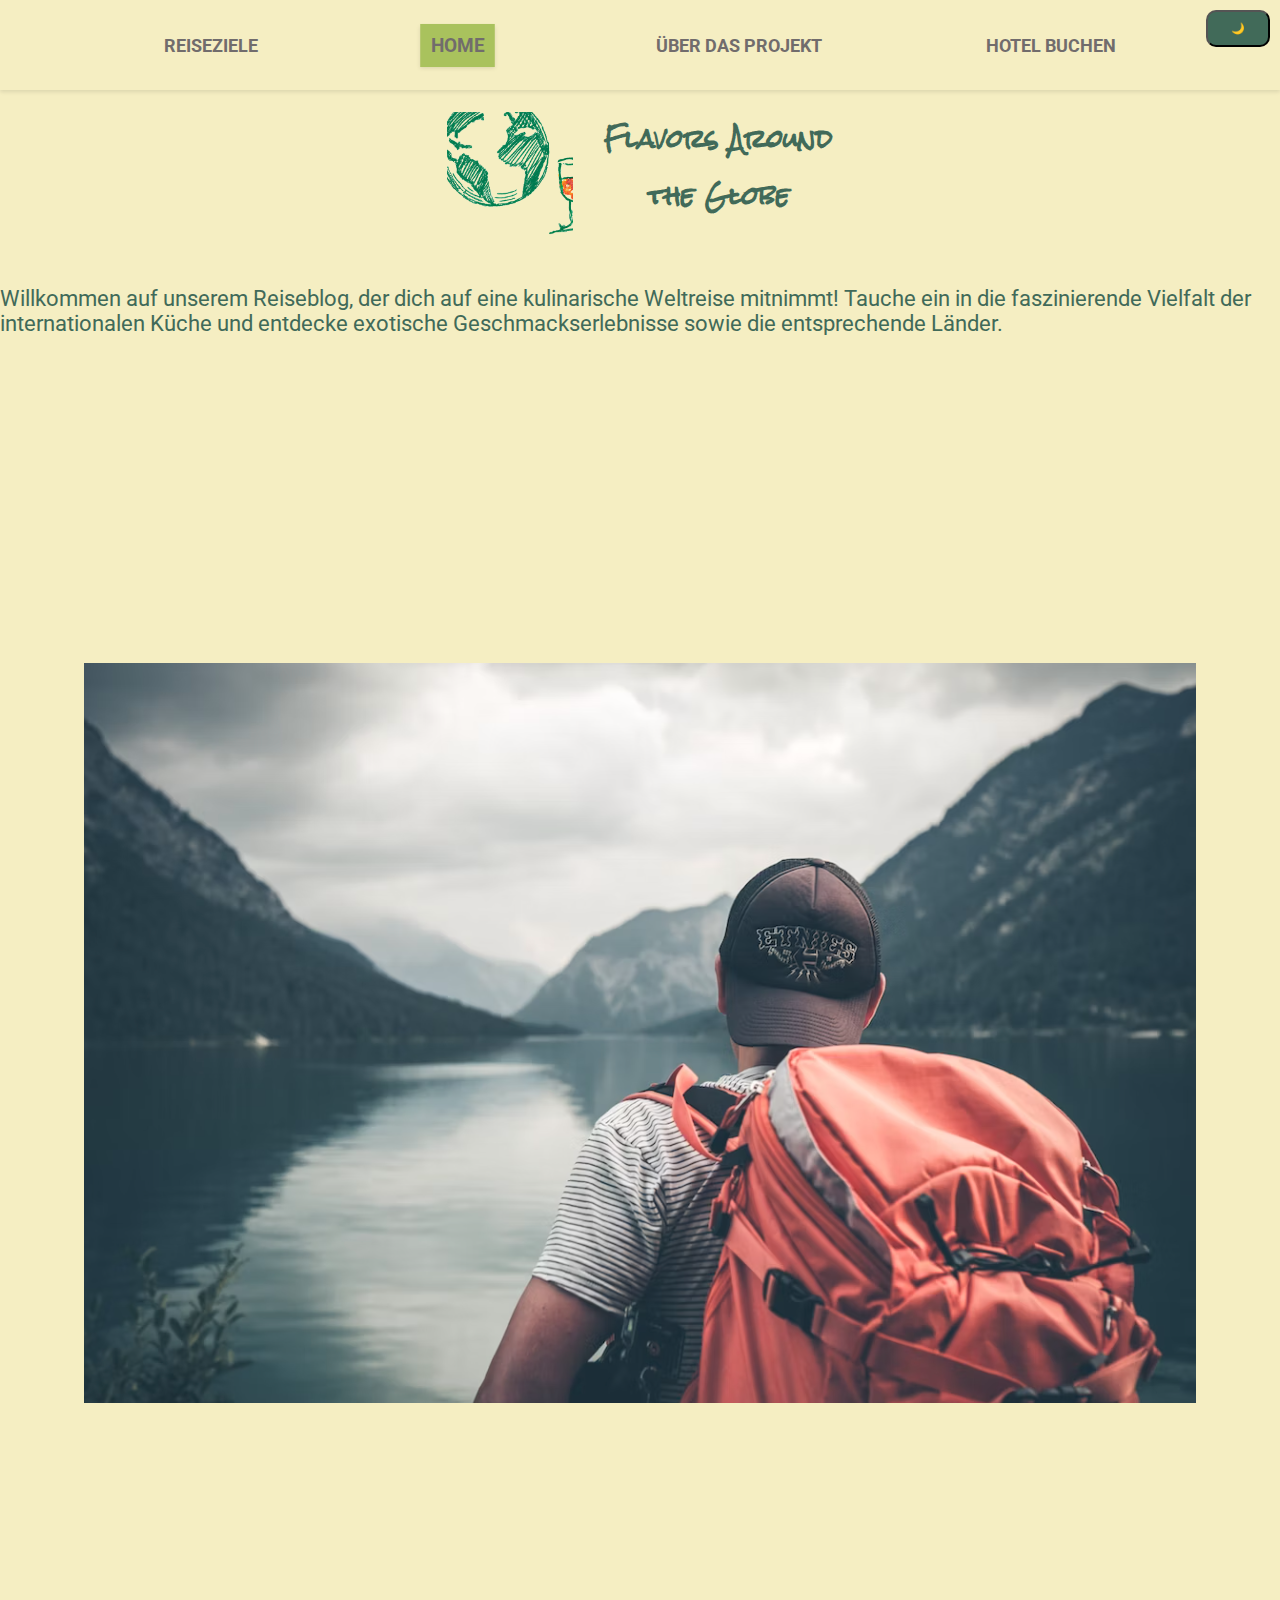
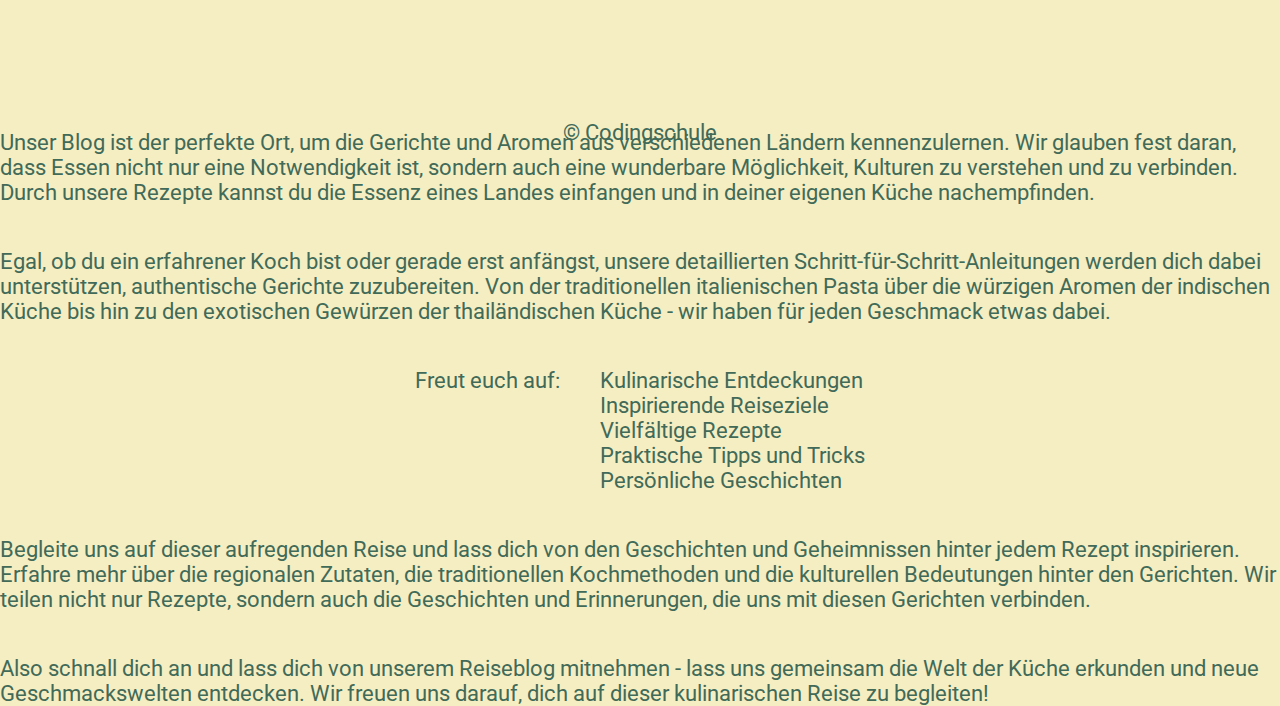
<file: index.html>
<!DOCTYPE html>
<html lang="de">
<head>
  <meta charset="UTF-8">
  <meta name="viewport" content="width=device-width, initial-scale=1.0">
  <title>Flavors Around the Globe</title>
  <link rel="stylesheet" href="style.css">
  <link href="https://fonts.googleapis.com/css?family=Rock+Salt" rel="stylesheet">
  <link href="https://fonts.googleapis.com/css?family=Roboto" rel="stylesheet">
  <script async src="scripts/index.js"></script>
</head>
<body class="lightmode">
    <div class="app-body">
        <button id="themeButton">
             <div class="themeIcon">🌙</div>
        </button>
        <div class="navbar-box">
            <nav class="navbar">
                <a href="./pages/reiseziele.html">Reiseziele</a>
                <a href="index.html" class="active">Home</a>
                <a href="./pages/about.html">Über das Projekt</a>
                <a href="./pages/bookings.html">Hotel Buchen</a>
            </nav>
        </div>

        <div class="header">
			<img src="img/logo-blog.png" alt="Logo Weltkugel" class="logoimage" />
            <h1>Flavors Around<br>the Globe</h1>
        </div>

        <main class="content">
            <p>Willkommen auf unserem Reiseblog, der dich auf eine kulinarische Weltreise mitnimmt! Tauche ein in die faszinierende Vielfalt der internationalen Küche und entdecke exotische Geschmackserlebnisse sowie die entsprechende Länder.</p>
			
	        <div class="image">
	            <img src="img/travel.png" alt="Beispielbild">
	        </div>
			

<p>Unser Blog ist der perfekte Ort, um die Gerichte und Aromen aus verschiedenen Ländern kennenzulernen. Wir glauben fest daran, dass Essen nicht nur eine Notwendigkeit ist, sondern auch eine wunderbare Möglichkeit, Kulturen zu verstehen und zu verbinden. Durch unsere Rezepte kannst du die Essenz eines Landes einfangen und in deiner eigenen Küche nachempfinden.</p>

<p>Egal, ob du ein erfahrener Koch bist oder gerade erst anfängst, unsere detaillierten Schritt-für-Schritt-Anleitungen werden dich dabei unterstützen, authentische Gerichte zuzubereiten. Von der traditionellen italienischen Pasta über die würzigen Aromen der indischen Küche bis hin zu den exotischen Gewürzen der thailändischen Küche - wir haben für jeden Geschmack etwas dabei.</p>

<p>Freut euch auf:</p><br>
<ul>
	<li>Kulinarische Entdeckungen</li>
	<li>Inspirierende Reiseziele</li>
	<li>Vielfältige Rezepte</li>
	<li>Praktische Tipps und Tricks</li>
	<li>Persönliche Geschichten</li>
</ul>

<p>Begleite uns auf dieser aufregenden Reise und lass dich von den Geschichten und Geheimnissen hinter jedem Rezept inspirieren. Erfahre mehr über die regionalen Zutaten, die traditionellen Kochmethoden und die kulturellen Bedeutungen hinter den Gerichten. Wir teilen nicht nur Rezepte, sondern auch die Geschichten und Erinnerungen, die uns mit diesen Gerichten verbinden.</p>

<p>Also schnall dich an und lass dich von unserem Reiseblog mitnehmen - lass uns gemeinsam die Welt der Küche erkunden und neue Geschmackswelten entdecken. Wir freuen uns darauf, dich auf dieser kulinarischen Reise zu begleiten!</p>

        </main>

        <footer class="footer">
            <p>&copy; Codingschule</p>
        </footer>    
	</div>

</body>
</html>
</file>
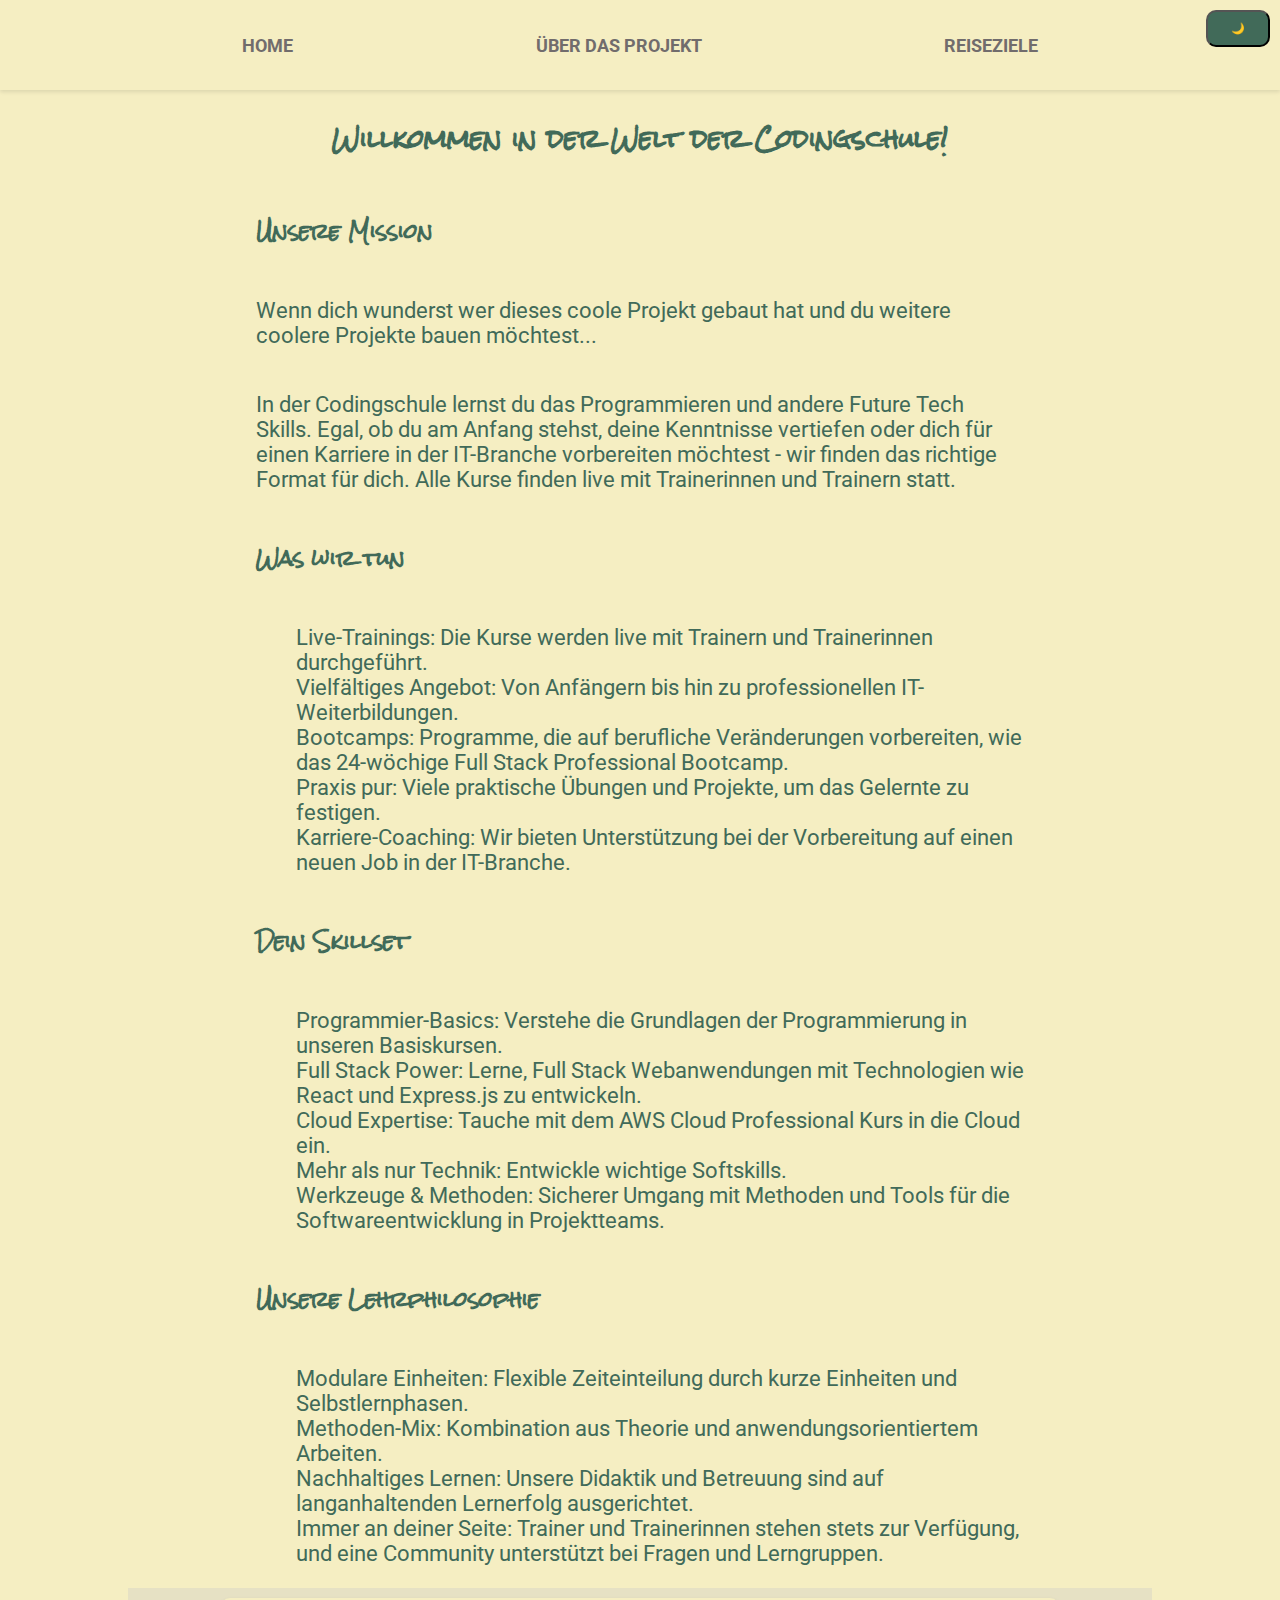
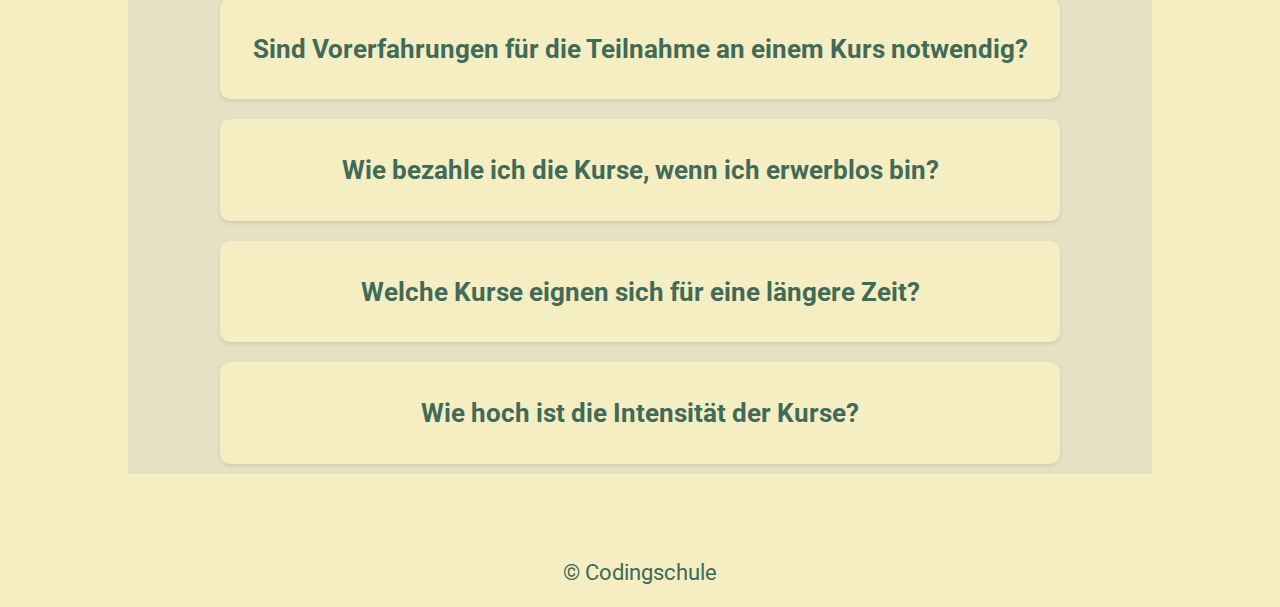
<file: pages/about.html>
<!DOCTYPE html>
<html lang="de">
<head>
  <meta charset="UTF-8">
  <meta name="viewport" content="width=device-width, initial-scale=1.0">
  <title>Über die Codingschule</title>
  <link rel="stylesheet" href="../style.css">
  <link href="https://fonts.googleapis.com/css?family=Roboto" rel="stylesheet">
  <link href="https://fonts.googleapis.com/css?family=Rock+Salt" rel="stylesheet">
  <script async src="../scripts/faq.js"></script>
  
</head>
<body class="lightmode">
   <div class="app-body">
        <button id="themeButton">
            <div class="themeIcon">🌙</div>
        </button>
        <div class="navbar-box">
            <nav class="navbar">
                <a href="../index.html">Home</a>
                <a href="about.html">Über das Projekt</a>
                <a href="reiseziele.html">Reiseziele</a>
            </nav>
        </div>
        <div class="header">
            <h1>Willkommen in der Welt der Codingschule!</h1>
        </div>
        <div class="destination-content">
            <h2>Unsere Mission</h2>
            <p>Wenn dich wunderst wer dieses coole Projekt gebaut hat und du weitere coolere Projekte bauen möchtest...</p>
            <p>
            In der Codingschule lernst du das Programmieren und andere Future Tech Skills.
            Egal, ob du am Anfang stehst, deine Kenntnisse vertiefen oder dich für einen Karriere in der IT-Branche vorbereiten möchtest - 
            wir finden das richtige Format für dich. Alle Kurse finden live mit Trainerinnen und Trainern statt.
            </p>
            
            <h2>Was wir tun</h2>
            <ul>
                <li>Live-Trainings: Die Kurse werden live mit Trainern und Trainerinnen durchgeführt.</li>
                <li>Vielfältiges Angebot: Von Anfängern bis hin zu professionellen IT-Weiterbildungen.</li>
                <li>Bootcamps: Programme, die auf berufliche Veränderungen vorbereiten, wie das 24-wöchige Full Stack Professional Bootcamp.</li>
                <li>Praxis pur: Viele praktische Übungen und Projekte, um das Gelernte zu festigen.</li>
                <li>Karriere-Coaching: Wir bieten Unterstützung bei der Vorbereitung auf einen neuen Job in der IT-Branche.</li>
            </ul>
            
            <h2>Dein Skillset</h2>
            <ul>
                <li>Programmier-Basics: Verstehe die Grundlagen der Programmierung in unseren Basiskursen.</li>
                <li>Full Stack Power: Lerne, Full Stack Webanwendungen mit Technologien wie React und Express.js zu entwickeln.</li>
                <li>Cloud Expertise: Tauche mit dem AWS Cloud Professional Kurs in die Cloud ein.</li>
                <li>Mehr als nur Technik: Entwickle wichtige Softskills.</li>
                <li>Werkzeuge & Methoden: Sicherer Umgang mit Methoden und Tools für die Softwareentwicklung in Projektteams.</li>
            </ul>
            
            <h2>Unsere Lehrphilosophie</h2>
            <ul>
                <li>Modulare Einheiten: Flexible Zeiteinteilung durch kurze Einheiten und Selbstlernphasen.</li>
                <li>Methoden-Mix: Kombination aus Theorie und anwendungsorientiertem Arbeiten.</li>
                <li>Nachhaltiges Lernen: Unsere Didaktik und Betreuung sind auf langanhaltenden Lernerfolg ausgerichtet.</li>
                <li>Immer an deiner Seite: Trainer und Trainerinnen stehen stets zur Verfügung, und eine Community unterstützt bei Fragen und Lerngruppen.</li>
            </ul>
        </div>
        <section class="faq">
            <div class="faq-item">
                <h3 class="faq-question">Sind Vorerfahrungen für die Teilnahme an einem Kurs notwendig?</h3>
                <p class="faq-answer faq-answer-hidden">Nein :-) Wir finden für dich den passenden Kurs zum Einstieg.</p>
            </div>
            <div class="faq-item">
                <h3 class="faq-question">Wie bezahle ich die Kurse, wenn ich erwerblos bin?</h3>
                <p class="faq-answer faq-answer-hidden">Es gibt viele Möglichkeiten der Finanzierung. Schreibe uns eine einfach eine Email</p>
            </div>
            <div class="faq-item">
                <h3 class="faq-question">Welche Kurse eignen sich für eine längere Zeit?</h3>
                <p class="faq-answer faq-answer-hidden">Besonders passend ist der Fullstackkurs um WebentwicklerIn zu werden, aber auch andere Kurse wie Cloud Computing sind gerade dabei zu entstehen!</p>
            </div>
            <div class="faq-item">
                <h3 class="faq-question">Wie hoch ist die Intensität der Kurse?</h3>
                <p class="faq-answer faq-answer-hidden">Die Kurse haben unterschiedliche Intensitäten. Du solltest dich jedoch darauf einstellen in deiner kursfreien Zeit Material gegebenenfalls wiederholen!</p>
            </div>
        </section>
    
    	<footer class="footer">
            <p>&copy; Codingschule</p>
        </footer>

    </div>
</body>
</html>
</file>
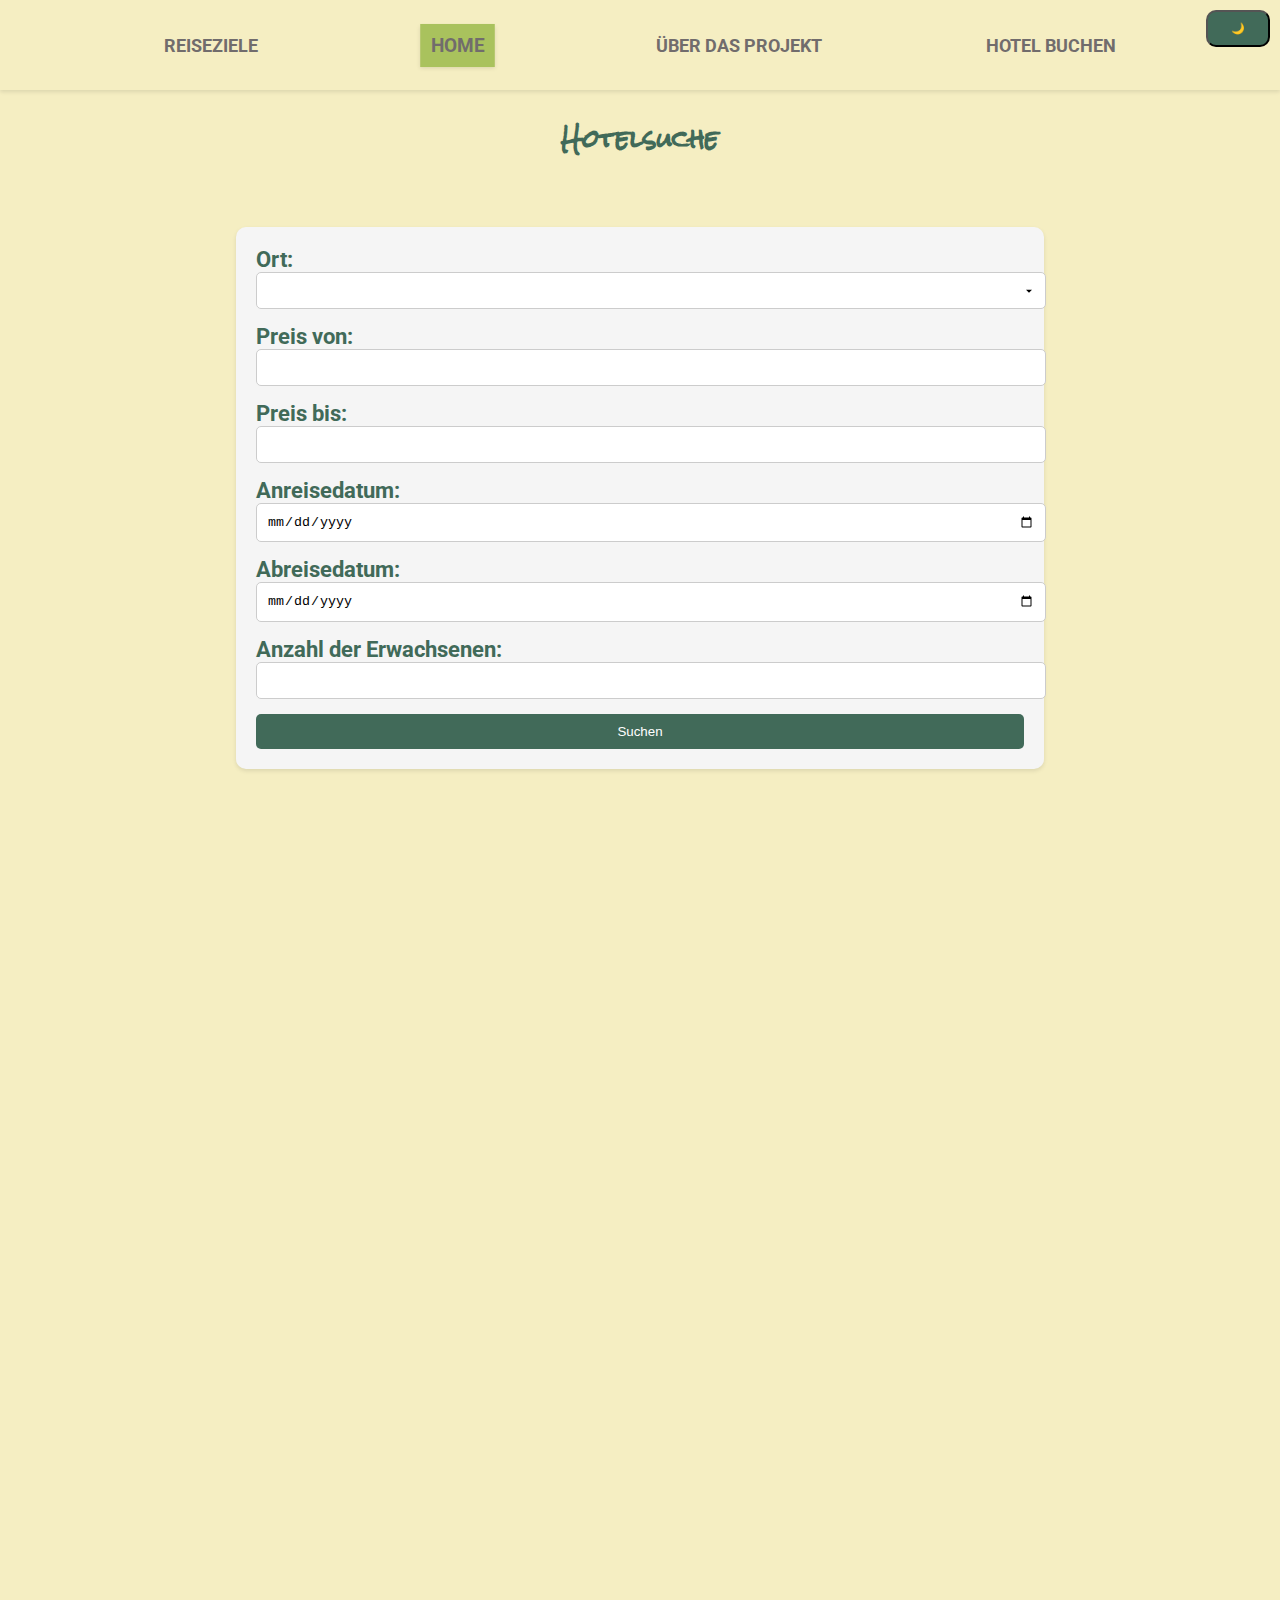
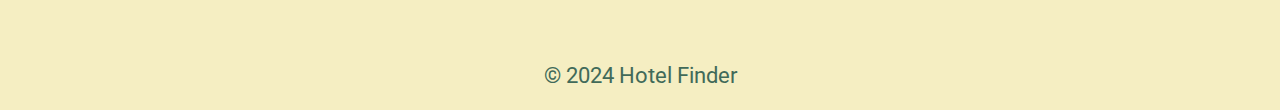
<file: pages/bookings.html>
<!DOCTYPE html>
<html lang="de">
<head>
    <meta charset="UTF-8">
    <meta name="viewport" content="width=device-width, initial-scale=1.0">
    <title>Hotel Suche</title>
    <link rel="stylesheet" href="../style.css">
    <link href="https://fonts.googleapis.com/css?family=Rock+Salt" rel="stylesheet">
    <link href="https://fonts.googleapis.com/css?family=Roboto" rel="stylesheet">
    <script async src="../scripts/bookings.js"></script>
</head>
<body class="lightmode">
    <div class="app-body">
        <button id="themeButton">
            <div class="themeIcon">🌙</div>
        </button>
        <div class="navbar-box">
            <nav class="navbar">
                <a href="./reiseziele.html">Reiseziele</a>
                <a href="../index.html" class="active">Home</a>
                <a href="./about.html">Über das Projekt</a>
                <a href="./bookings.html">Hotel Buchen</a>
            </nav>
        </div>

        <div class="header">
            <h1>Hotelsuche</h1>
        </div>

        <main class="content">
            <form id="hotelSearchForm">
                <div>
                    <label for="location">Ort:</label>
                    <input list="cities" id="location" name="location" required>
                    <datalist id="cities">
                        <option value="Berlin">
                        <option value="Hamburg">
                        <option value="München">
                        <option value="Köln">
                        <option value="Frankfurt am Main">
                        <option value="Stuttgart">
                        <option value="Düsseldorf">
                        <option value="Dortmund">
                        <option value="Essen">
                        <option value="Leipzig">
                    </datalist>
                </div>
                <div>
                    <label for="priceFrom">Preis von:</label>
                    <input type="number" id="priceFrom" name="priceFrom" required>
                </div>
                <div>
                    <label for="priceTo">Preis bis:</label>
                    <input type="number" id="priceTo" name="priceTo" required>
                </div>
                <div>
                    <label for="date">Anreisedatum:</label>
                    <input type="date" id="checkinDate" name="checkinDate" required>
                </div>
                <div>
                    <label for="checkoutDate">Abreisedatum:</label>
                    <input type="date" id="checkoutDate" name="checkoutDate" required>
                </div>
                <div>
                    <label for="adults">Anzahl der Erwachsenen:</label>
                    <input type="number" id="adults" name="adults" required min="1">
                </div>
                <button type="submit">Suchen</button>
            </form>
            

        </main>

        <footer class="footer">
            <p>&copy; 2024 Hotel Finder</p>
        </footer>    
    </div>

</body>
</html>
</file>
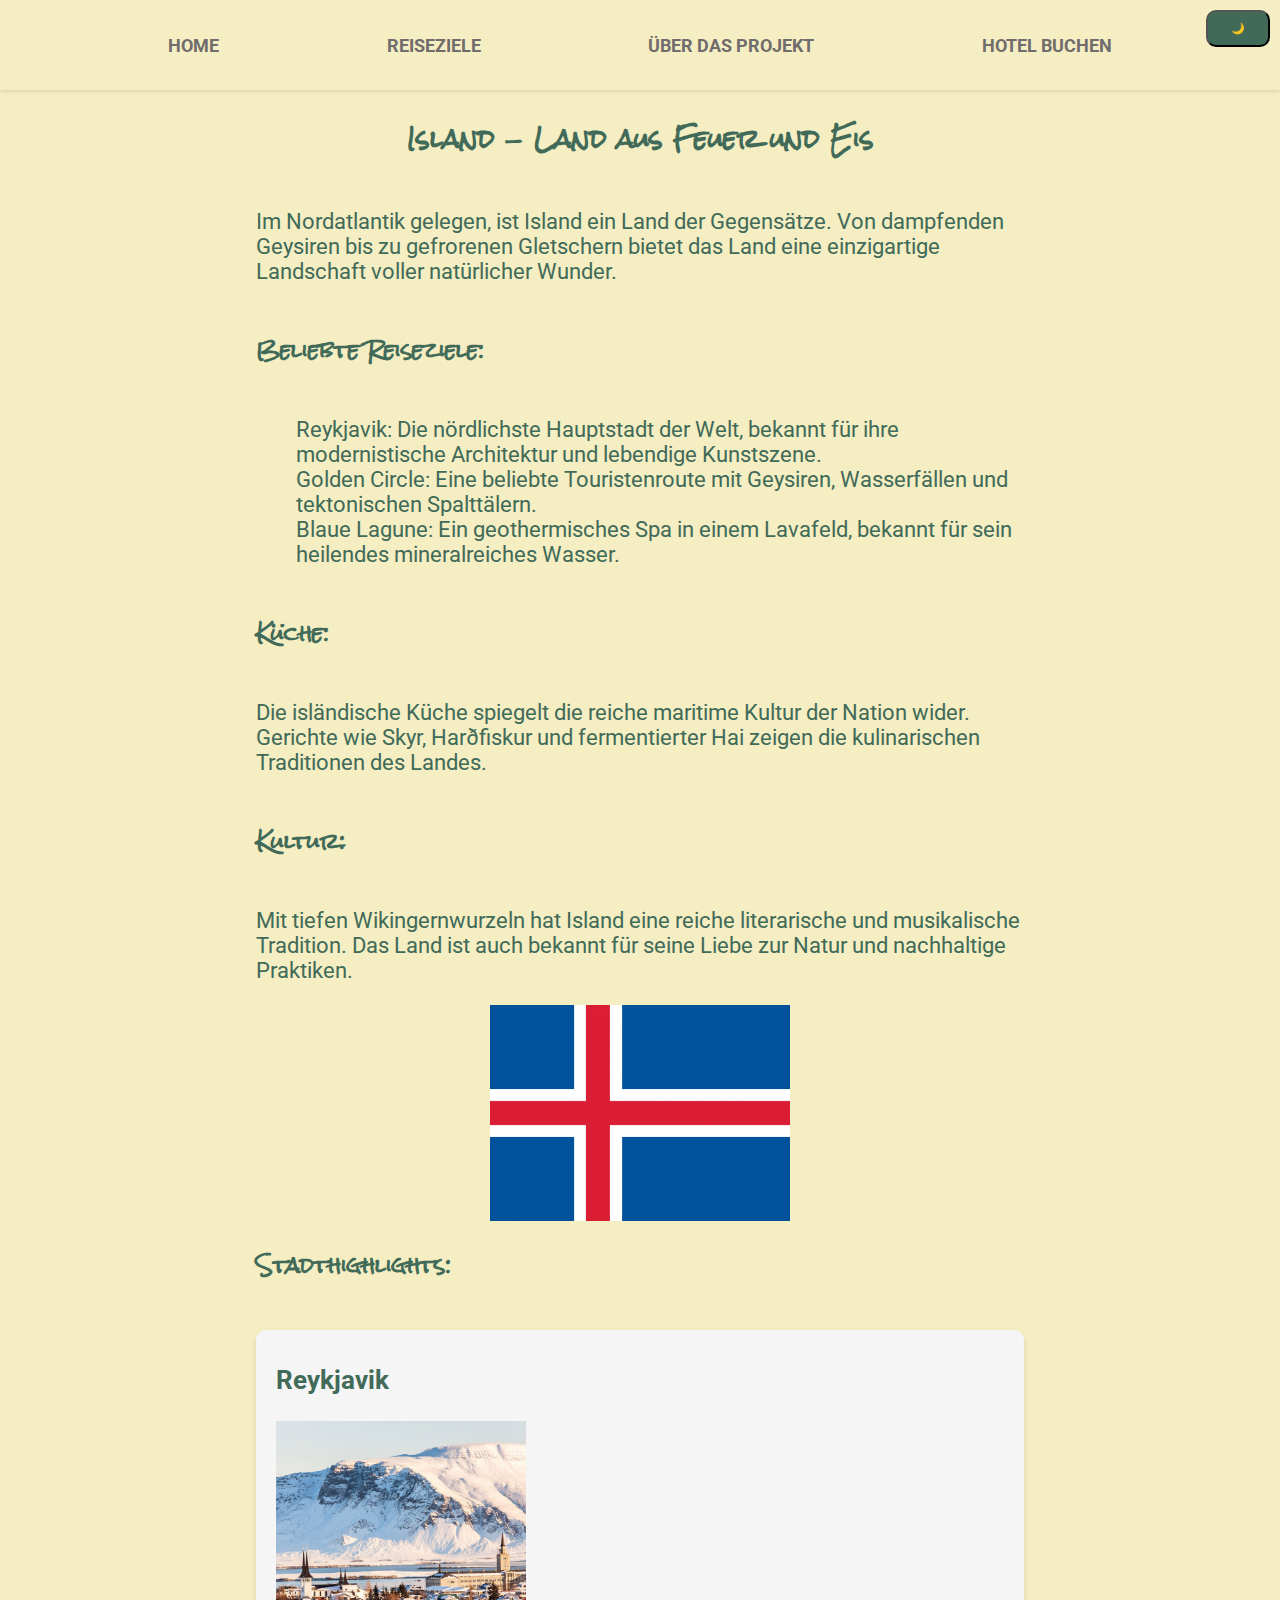
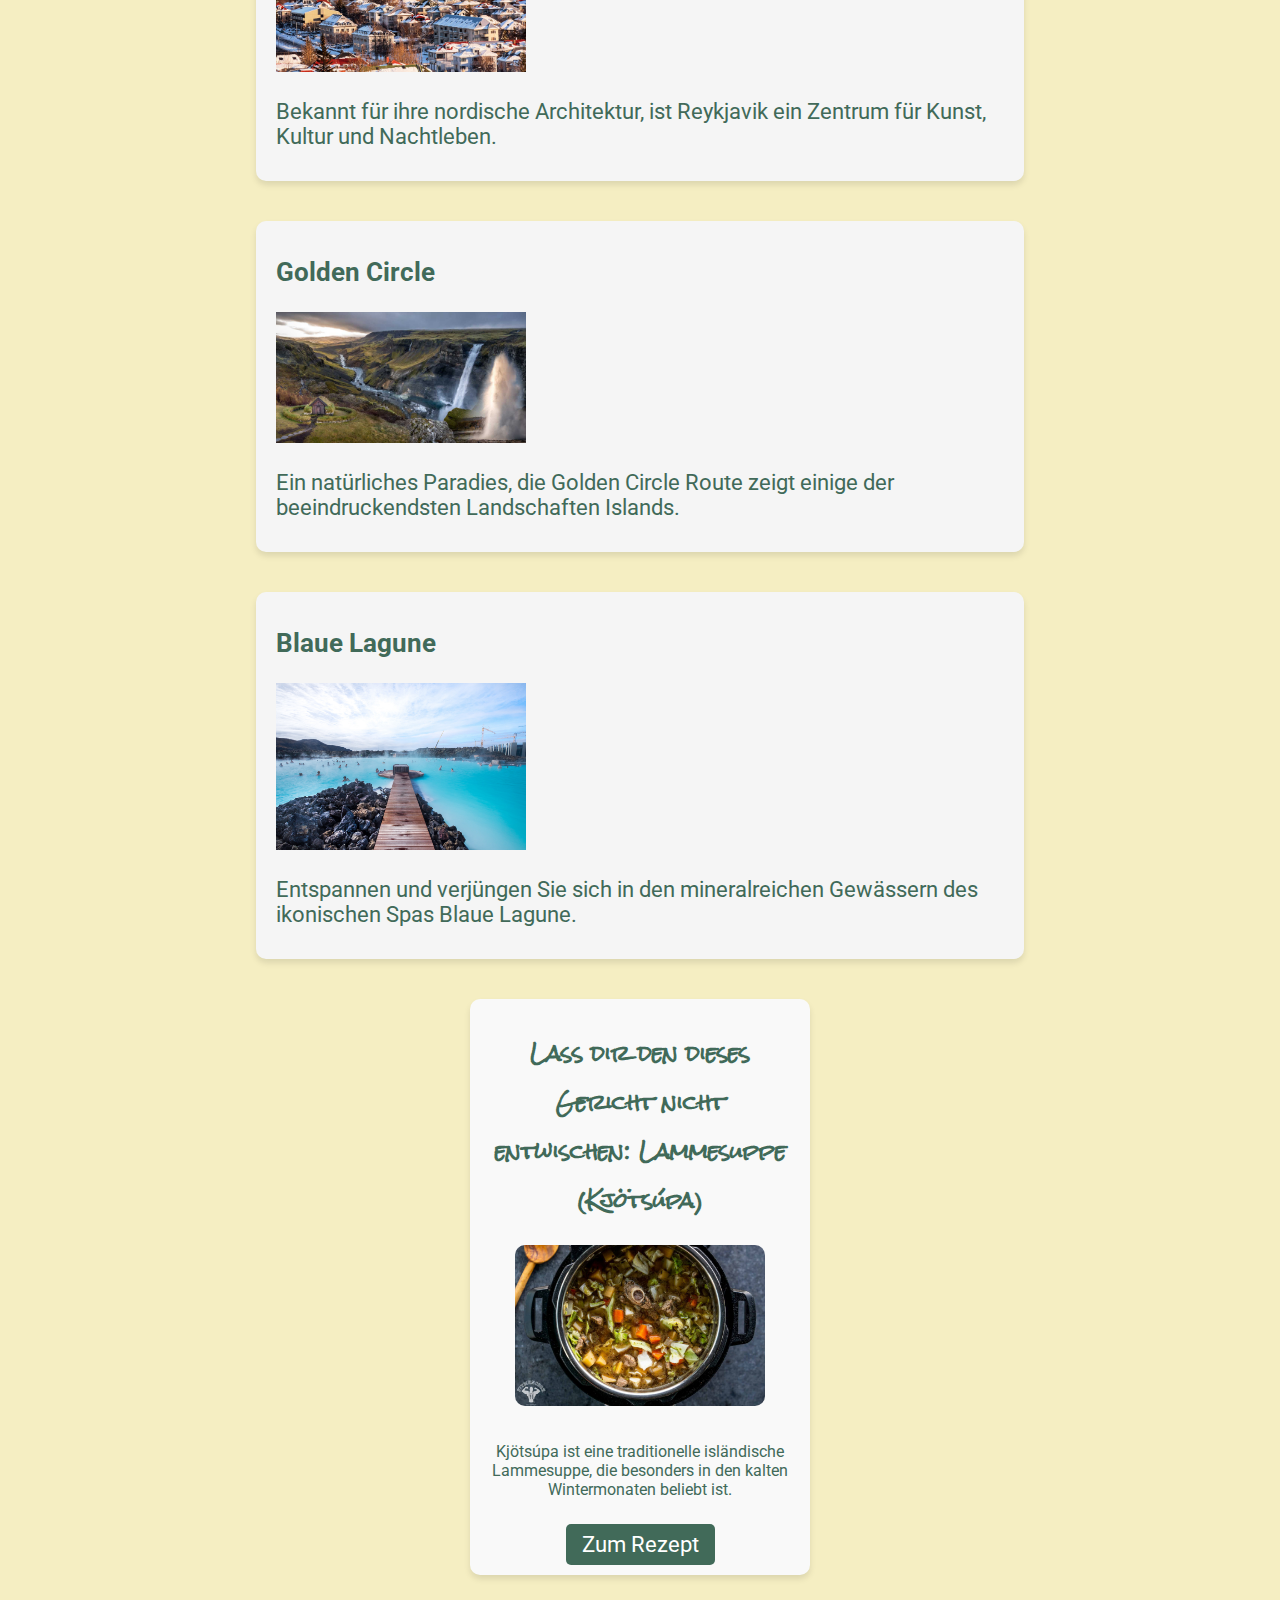
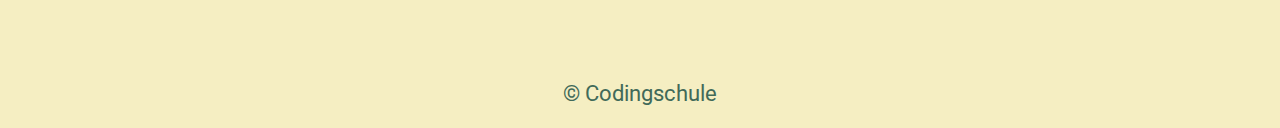
<file: pages/island.html>
<!DOCTYPE html>
<html lang="de">
<head>
  <meta charset="UTF-8">
  <meta name="viewport" content="width=device-width, initial-scale=1.0">
  <title>Island - Land aus Feuer und Eis</title>
  <link rel="stylesheet" href="../style.css">
  <link href="https://fonts.googleapis.com/css?family=Roboto" rel="stylesheet">
  <link href="https://fonts.googleapis.com/css?family=Rock+Salt" rel="stylesheet">
  <script async src="../scripts/pages.js"></script>
</head>
<body class="lightmode">
    <div class="app-body">
         <button id="themeButton">
             <div class="themeIcon">🌙</div>
         </button>
        <div class="navbar-box">
            <nav class="navbar">
                <a href="../index.html">Home</a>
                <a href="reiseziele.html">Reiseziele</a>
                <a href="about.html">Über das Projekt</a>
                <a href="./bookings.html">Hotel Buchen</a>
            </nav>
        </div>
        <div class="header">
            <h1>Island - Land aus Feuer und Eis</h1>
        </div>
        <div class="destination-content">
            <p>
            Im Nordatlantik gelegen, ist Island ein Land der Gegensätze. Von dampfenden Geysiren bis zu gefrorenen Gletschern 
            bietet das Land eine einzigartige Landschaft voller natürlicher Wunder.
            </p>
            <h2>Beliebte Reiseziele:</h2>
            <ul>
                <li>Reykjavik: Die nördlichste Hauptstadt der Welt, bekannt für ihre modernistische Architektur und lebendige Kunstszene.</li>
                <li>Golden Circle: Eine beliebte Touristenroute mit Geysiren, Wasserfällen und tektonischen Spalttälern.</li>
                <li>Blaue Lagune: Ein geothermisches Spa in einem Lavafeld, bekannt für sein heilendes mineralreiches Wasser.</li>
            </ul>
            <h2>Küche:</h2>
            <p>
            Die isländische Küche spiegelt die reiche maritime Kultur der Nation wider. Gerichte wie Skyr, Harðfiskur und fermentierter Hai zeigen die kulinarischen Traditionen des Landes.
            </p>
            <h2>Kultur:</h2>
            <p>
            Mit tiefen Wikingernwurzeln hat Island eine reiche literarische und musikalische Tradition. Das Land ist auch bekannt für seine Liebe zur Natur und nachhaltige Praktiken.
            </p>
            <div class="image">
                <img src="../img/iceland.png" alt="Isländische Flagge" style="max-width: 300px;">
            </div>
            <h2>Stadthighlights:</h2>
            <div class="city">
                <h3>Reykjavik</h3>
                <img src="../img/reykjavik.jpg" alt="Reykjavik" style="max-width: 250px;">
                <p>Bekannt für ihre nordische Architektur, ist Reykjavik ein Zentrum für Kunst, Kultur und Nachtleben.</p>
            </div>
            <div class="city">
                <h3>Golden Circle</h3>
                <img src="../img/golden_circle.jpg" alt="Golden Circle" style="max-width: 250px;">
                <p>Ein natürliches Paradies, die Golden Circle Route zeigt einige der beeindruckendsten Landschaften Islands.</p>
            </div>
            <div class="city">
                <h3>Blaue Lagune</h3>
                <img src="../img/blue_lagoon.jpg" alt="Blaue Lagune" style="max-width: 250px;">
                <p>Entspannen und verjüngen Sie sich in den mineralreichen Gewässern des ikonischen Spas Blaue Lagune.</p>
            </div>
            <div class="recipe-preview">
                <h2>Lass dir den dieses Gericht nicht entwischen: Lammesuppe (Kjötsúpa)</h2>
                <img src="../img/lammesuppe_preview.jpg" alt="Lammesuppe" style="max-width: 250px;">
                <p>Kjötsúpa ist eine traditionelle isländische Lammesuppe, die besonders in den kalten Wintermonaten beliebt ist.</p>
                <a href="./recipes/lammesuppe.html">Zum Rezept</a>
            </div>
            
        </div>
    	<footer class="footer">
            <p>&copy; Codingschule</p>
        </footer>
    </div>
</body>
</html>
</file>
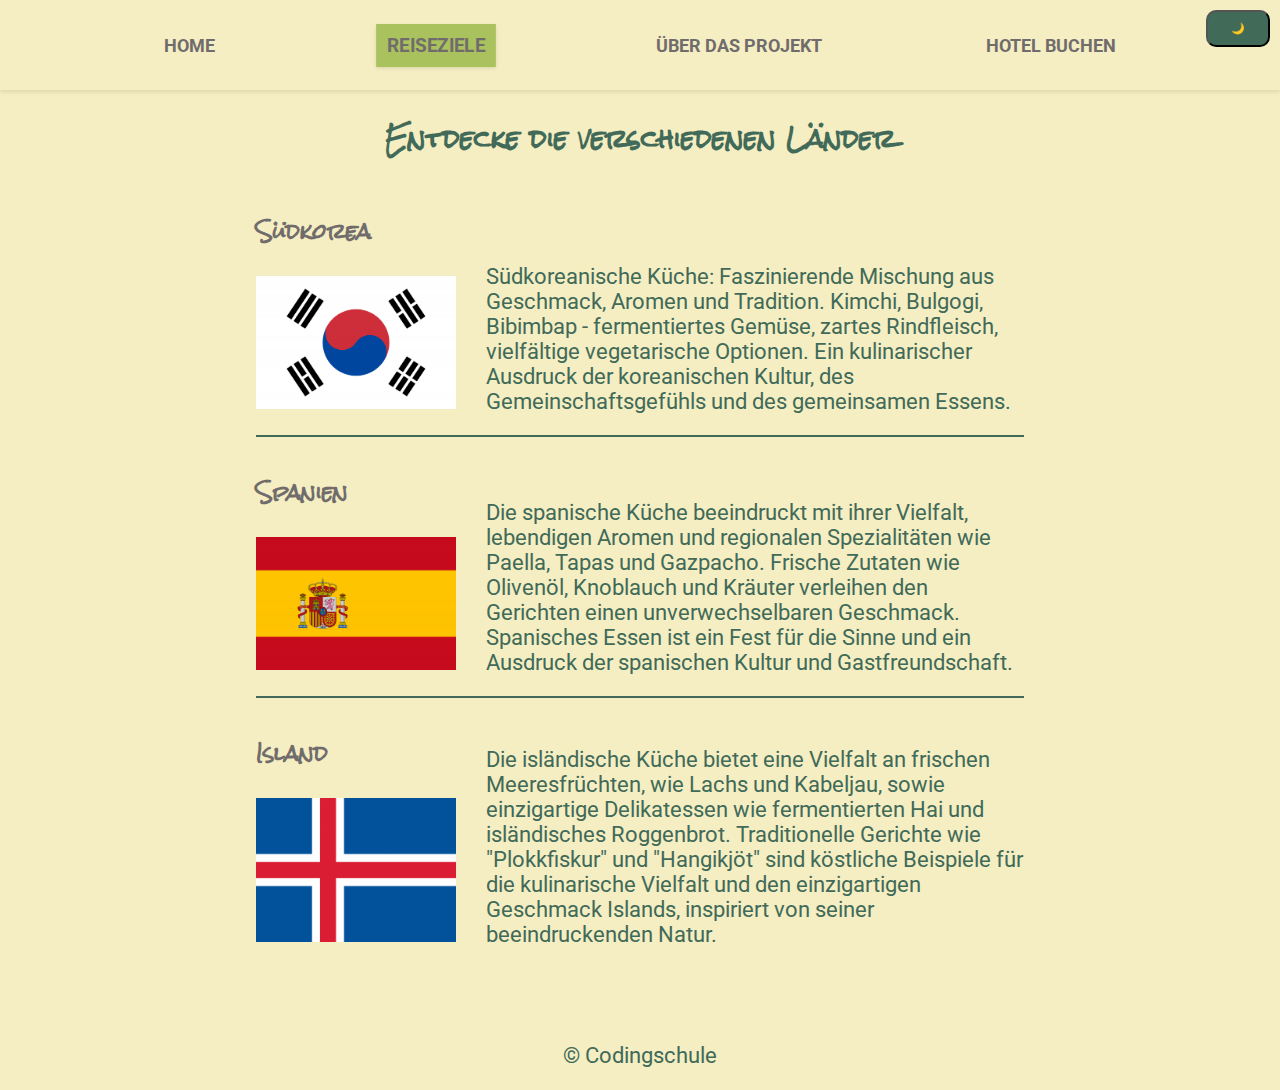
<file: pages/reiseziele.html>
<!DOCTYPE html>
<html lang="de">
<head>
  <meta charset="UTF-8">
  <meta name="viewport" content="width=device-width, initial-scale=1.0">
  <title>Flavors Around the Globe</title>
  <link rel="stylesheet" href="../style.css">
  <link href="https://fonts.googleapis.com/css?family=Roboto" rel="stylesheet">
  <link href="https://fonts.googleapis.com/css?family=Rock+Salt" rel="stylesheet">
  <script async src="../scripts/index.js"></script>
  
</head>
<body class="lightmode">
		<div class="app-body">
		 <button id="themeButton">
			 <div class="themeIcon">🌙</div>
		</button>
        <div class="navbar-box">
            <nav class="navbar">
                <a href="../index.html">Home</a>
                <a href="reiseziele.html" class="active">Reiseziele</a>
                <a href="about.html">Über das Projekt</a>
				<a href="./bookings.html">Hotel Buchen</a>
				
            </nav>
        </div>

        <div class="header">
            <h1>Entdecke die verschiedenen Länder</h1>
        </div>

        <div class="destination-content">
			
            <div class="destination">
				<div class="destination-head">
            		<h2><a href="./suedkorea.html">Südkorea</a></h2>
            		<img src="../img/south-korea.png" alt="Land 1">
				</div>
            	<div class="destination-desc">
					Südkoreanische Küche: Faszinierende Mischung aus Geschmack, Aromen und Tradition. Kimchi, Bulgogi, Bibimbap - fermentiertes Gemüse, zartes Rindfleisch, vielfältige vegetarische Optionen. Ein kulinarischer Ausdruck der koreanischen Kultur, des Gemeinschaftsgefühls und des gemeinsamen Essens.
           	 	</div>
			</div>
			<hr>
			
            <div class="destination">
				<div class="destination-head">
            		<h2><a href="./spanien.html">Spanien</a></h2>
            		<img src="../img/spain.png" alt="Land 2">
				</div>
           	 	<div class="destination-desc">
					Die spanische Küche beeindruckt mit ihrer Vielfalt, lebendigen Aromen und regionalen Spezialitäten wie Paella, Tapas und Gazpacho. Frische Zutaten wie Olivenöl, Knoblauch und Kräuter verleihen den Gerichten einen unverwechselbaren Geschmack. Spanisches Essen ist ein Fest für die Sinne und ein Ausdruck der spanischen Kultur und Gastfreundschaft.
            	</div>
			</div>
			<hr>
			
            <div class="destination">
				<div class="destination-head">
            		<h2><a href="./island.html">Island</a></h2>
            		<img src="../img/iceland.png" alt="Land 3">
				</div>
            	<div class="destination-desc">

					Die isländische Küche bietet eine Vielfalt an frischen Meeresfrüchten, wie Lachs und Kabeljau, sowie einzigartige Delikatessen wie fermentierten Hai und isländisches Roggenbrot. Traditionelle Gerichte wie "Plokkfiskur" und "Hangikjöt" sind köstliche Beispiele für die kulinarische Vielfalt und den einzigartigen Geschmack Islands, inspiriert von seiner beeindruckenden Natur. 
            	</div>
        	</div>
			
		</div>

        <footer class="footer">
            <p>&copy; Codingschule</p>
        </footer>
    </div>
</body>
</html>
</file>
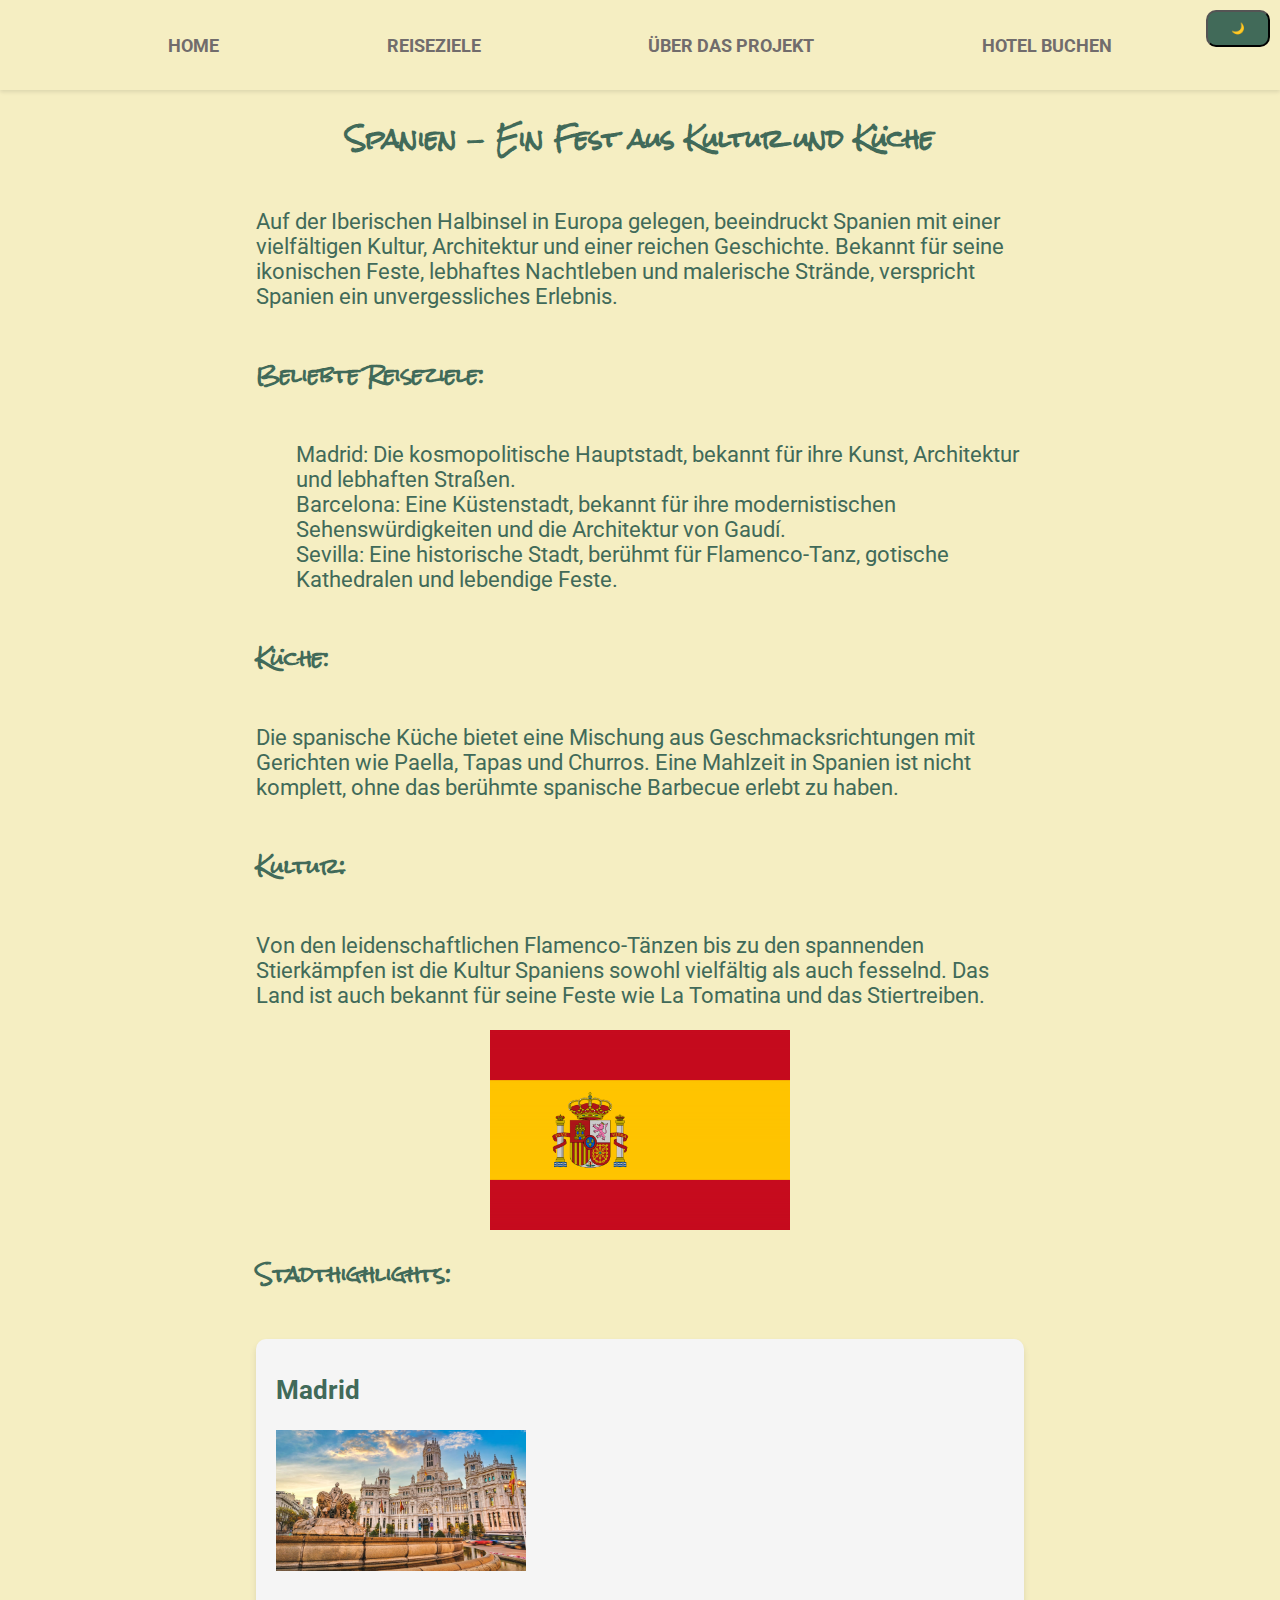
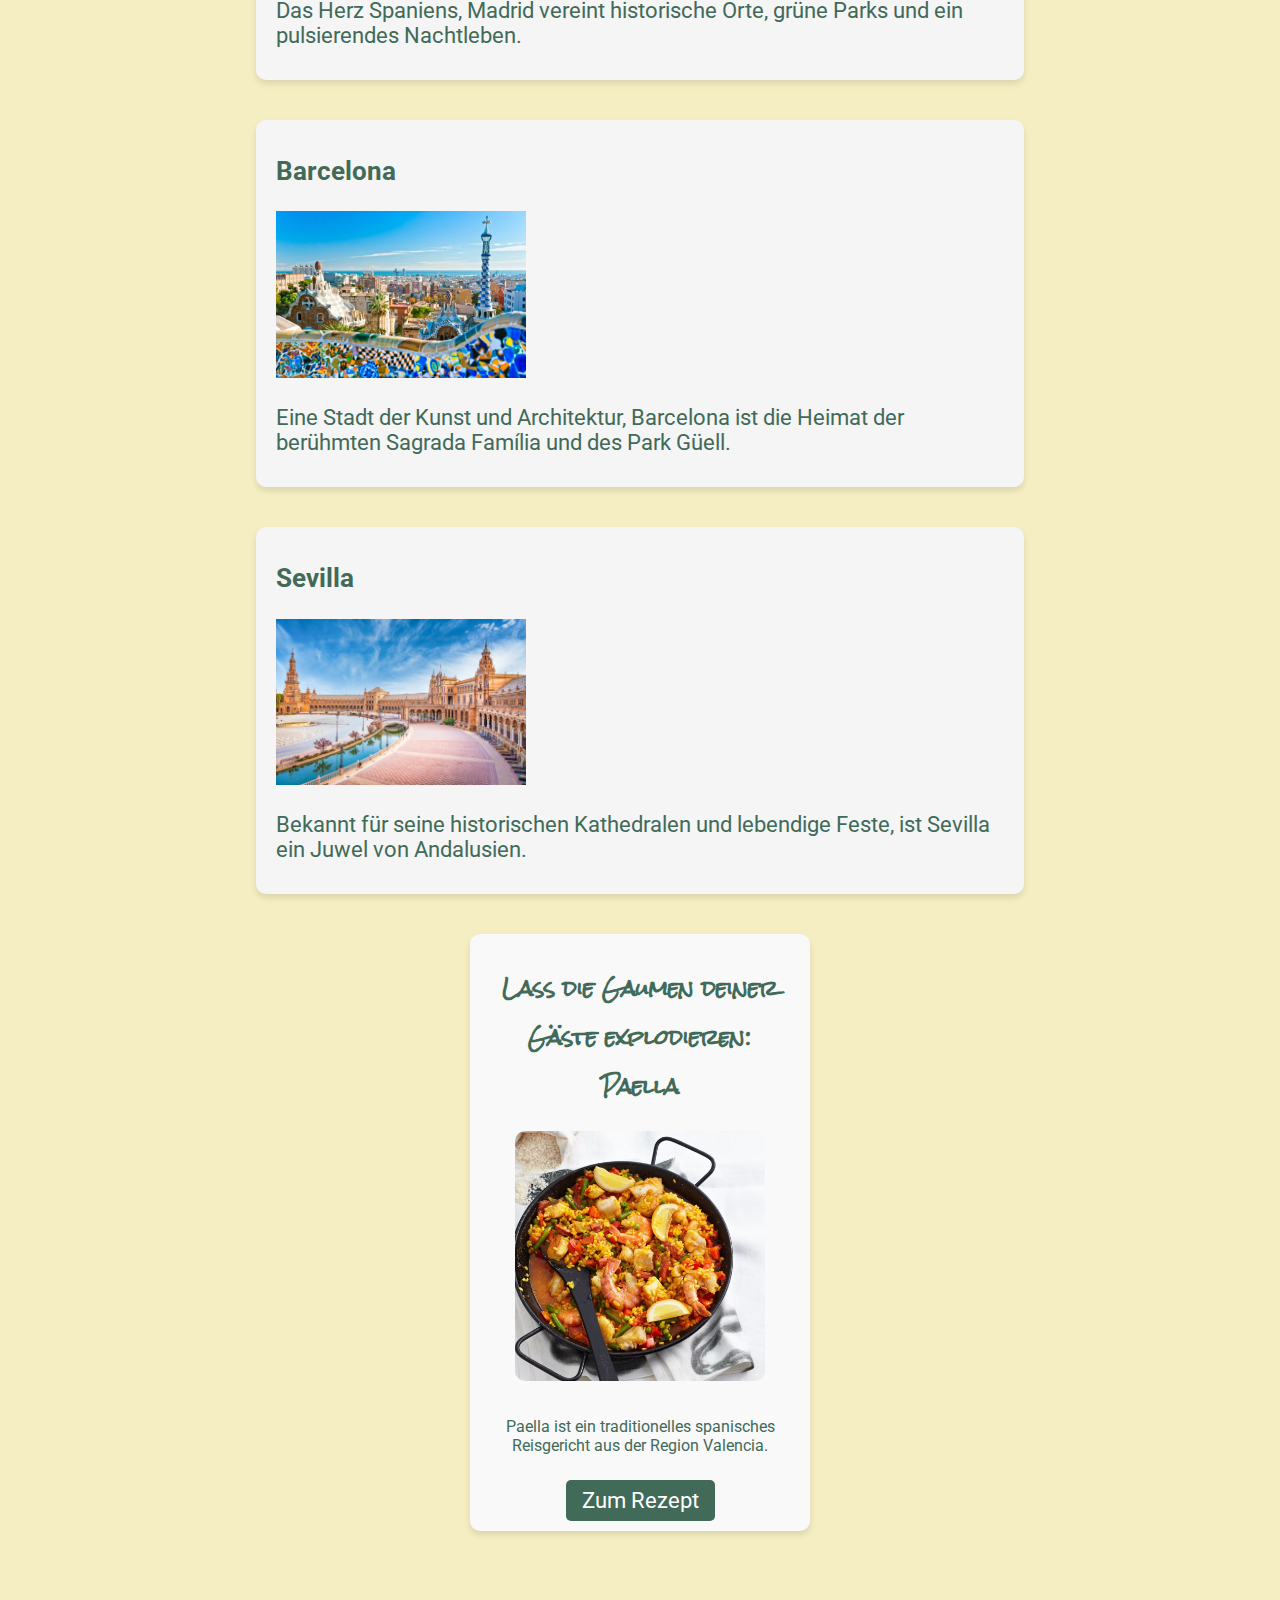
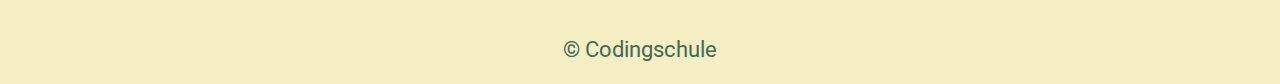
<file: pages/spanien.html>
<!DOCTYPE html>
<html lang="de">
<head>
  <meta charset="UTF-8">
  <meta name="viewport" content="width=device-width, initial-scale=1.0">
  <title>Spanien - Ein Fest aus Kultur und Küche</title>
  <link rel="stylesheet" href="../style.css">
  <link href="https://fonts.googleapis.com/css?family=Roboto" rel="stylesheet">
  <link href="https://fonts.googleapis.com/css?family=Rock+Salt" rel="stylesheet">
  <script async src="../scripts/pages.js"></script>
</head>
<body class="lightmode">
    <div class="app-body">
        <button id="themeButton">
             <div class="themeIcon">🌙</div>
        </button>
        <div class="navbar-box">
            <nav class="navbar">
                <a href="../index.html">Home</a>
                <a href="reiseziele.html">Reiseziele</a>
                <a href="about.html">Über das Projekt</a>
                <a href="./bookings.html">Hotel Buchen</a>
            </nav>
        </div>
        <div class="header">
            <h1>Spanien - Ein Fest aus Kultur und Küche</h1>
        </div>
        <div class="destination-content">
            <p>
            Auf der Iberischen Halbinsel in Europa gelegen, beeindruckt Spanien mit einer vielfältigen Kultur, Architektur und einer reichen Geschichte. 
            Bekannt für seine ikonischen Feste, lebhaftes Nachtleben und malerische Strände, verspricht Spanien ein unvergessliches Erlebnis.
            </p>
            <h2>Beliebte Reiseziele:</h2>
            <ul>
                <li>Madrid: Die kosmopolitische Hauptstadt, bekannt für ihre Kunst, Architektur und lebhaften Straßen.</li>
                <li>Barcelona: Eine Küstenstadt, bekannt für ihre modernistischen Sehenswürdigkeiten und die Architektur von Gaudí.</li>
                <li>Sevilla: Eine historische Stadt, berühmt für Flamenco-Tanz, gotische Kathedralen und lebendige Feste.</li>
            </ul>
            <h2>Küche:</h2>
            <p>
            Die spanische Küche bietet eine Mischung aus Geschmacksrichtungen mit Gerichten wie Paella, Tapas und Churros. 
            Eine Mahlzeit in Spanien ist nicht komplett, ohne das berühmte spanische Barbecue erlebt zu haben.
            </p>
            <h2>Kultur:</h2>
            <p>
            Von den leidenschaftlichen Flamenco-Tänzen bis zu den spannenden Stierkämpfen ist die Kultur Spaniens sowohl vielfältig als auch fesselnd. 
            Das Land ist auch bekannt für seine Feste wie La Tomatina und das Stiertreiben.
            </p>
            <div class="image">
                <img src="../img/spain.png" alt="Spanisches Flagge" style="max-width: 300px;">
            </div>
            <h2>Stadthighlights:</h2>
            <div class="city">
                <h3>Madrid</h3>
                <img src="../img/madrid.jpg" alt="Madrid" style="max-width: 250px;">
                <p>Das Herz Spaniens, Madrid vereint historische Orte, grüne Parks und ein pulsierendes Nachtleben.</p>
            </div>
            <div class="city">
                <h3>Barcelona</h3>
                <img src="../img/barcelona.jpg" alt="Barcelona" style="max-width: 250px;">
                <p>Eine Stadt der Kunst und Architektur, Barcelona ist die Heimat der berühmten Sagrada Família und des Park Güell.</p>
            </div>
            <div class="city">
                <h3>Sevilla</h3>
                <img src="../img/sevilla.jpg" alt="Sevilla" style="max-width: 250px;">
                <p>Bekannt für seine historischen Kathedralen und lebendige Feste, ist Sevilla ein Juwel von Andalusien.</p>
            </div>
            <div class="recipe-preview">
                <h2>Lass die Gaumen deiner Gäste explodieren: Paella</h2>
                <img src="../img/paella_preview.jpg" alt="Paella" style="max-width: 250px;">
                <p>Paella ist ein traditionelles spanisches Reisgericht aus der Region Valencia.</p>
                <a href="./recipes/paella.html">Zum Rezept</a>
            </div>
            
        </div>
        <footer class="footer">
            <p>&copy; Codingschule</p>
        </footer>
    </div>
</body>
</html>
</file>
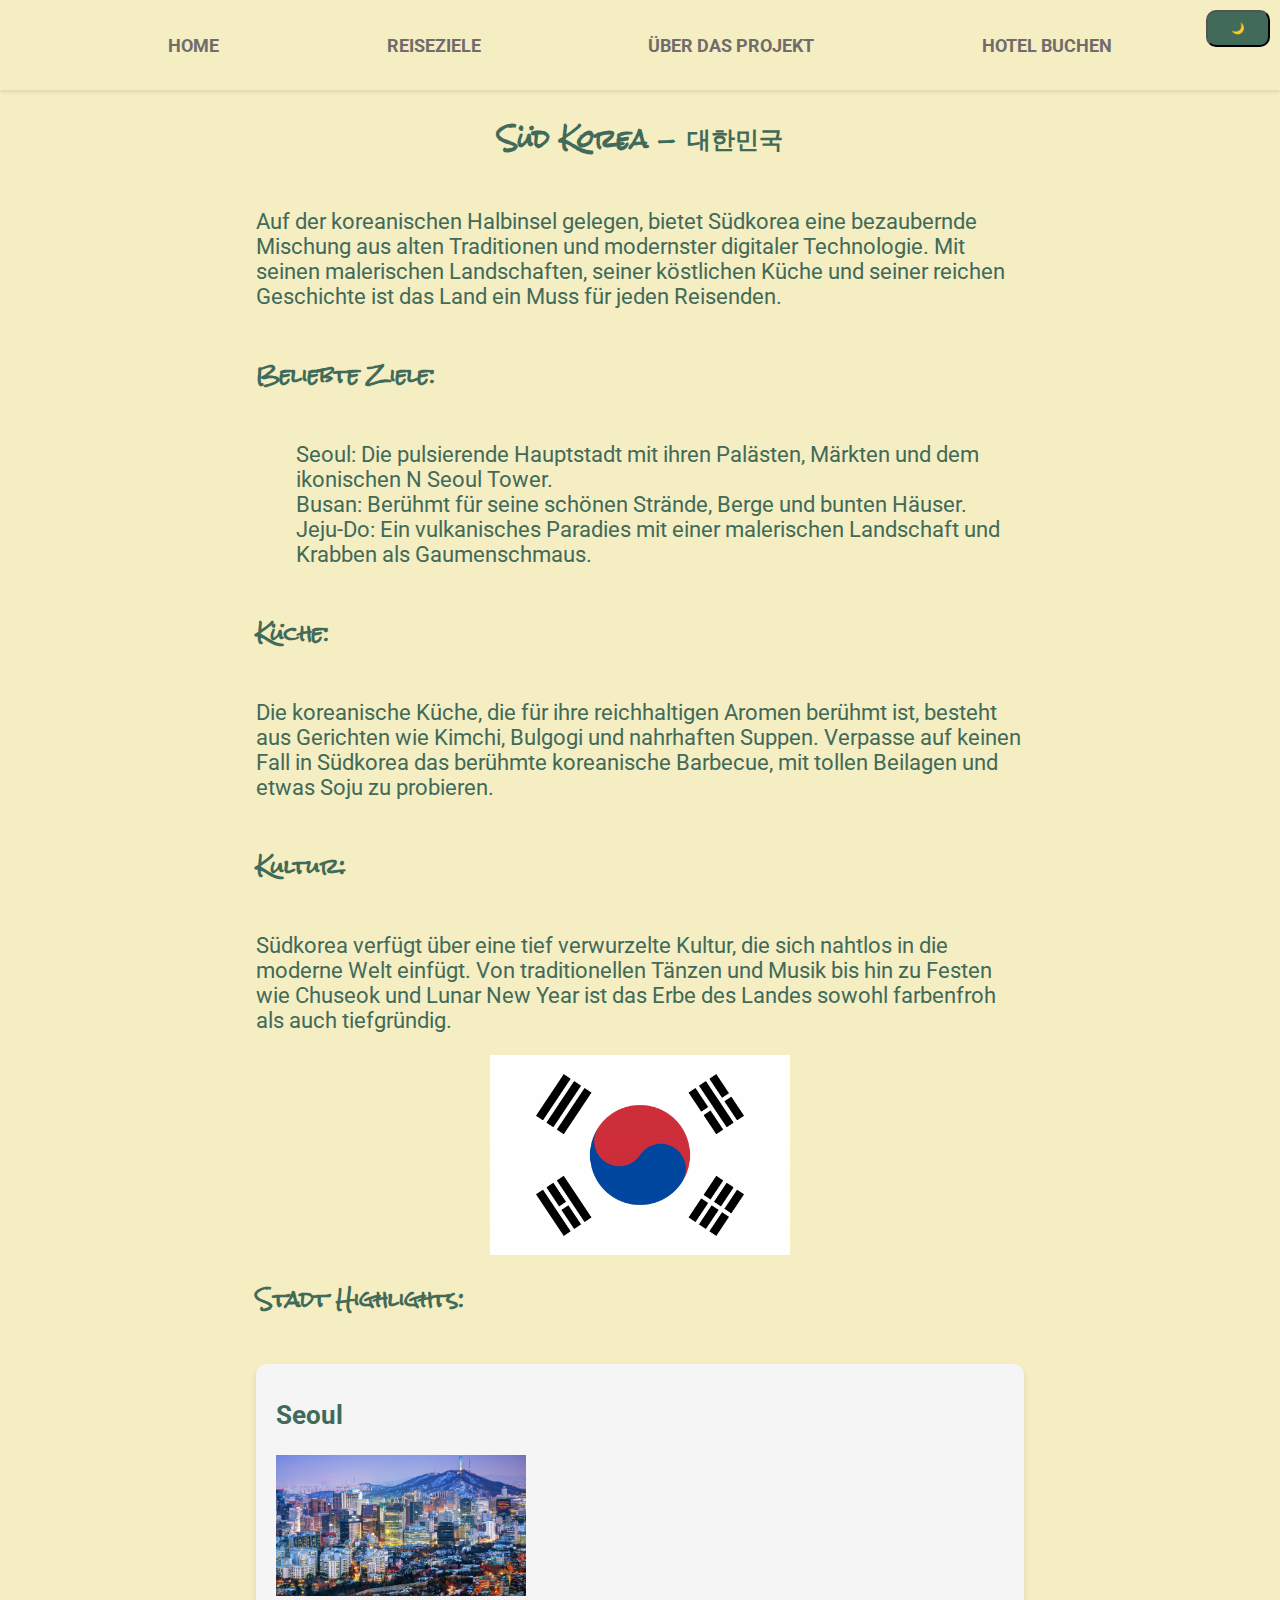
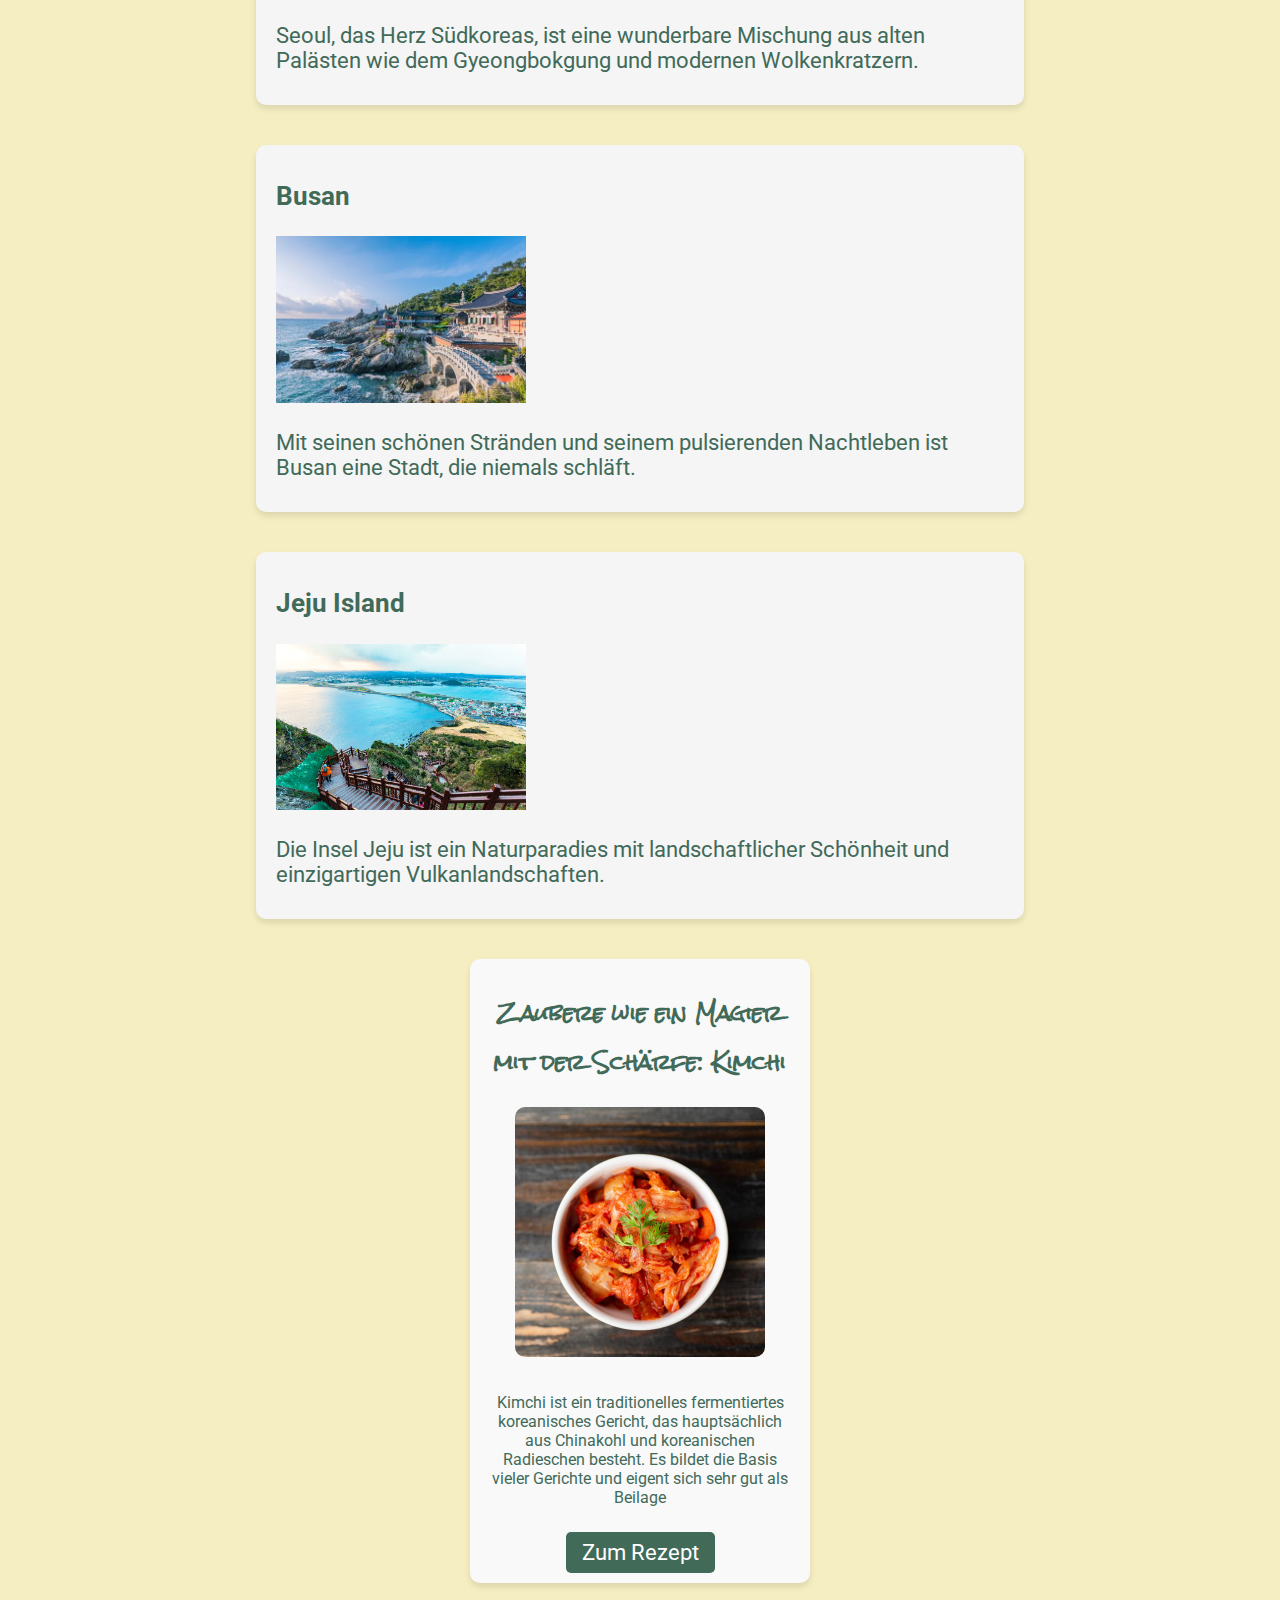
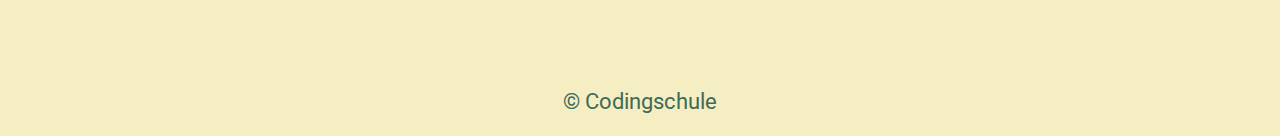
<file: pages/suedkorea.html>
<!DOCTYPE html>
<html lang="de">
<head>
  <meta charset="UTF-8">
  <meta name="viewport" content="width=device-width, initial-scale=1.0">
  <title>South Korea - The Land of Morning Calm</title>
  <link rel="stylesheet" href="../style.css">
  <link href="https://fonts.googleapis.com/css?family=Roboto" rel="stylesheet">
  <link href="https://fonts.googleapis.com/css?family=Rock+Salt" rel="stylesheet">
  <script async src="../scripts/pages.js"></script>
</head>
<body class="lightmode">
    <div class="app-body">
        <button id="themeButton">
             <div class="themeIcon">🌙</div>
        </button>
        <div class="navbar-box">
            <nav class="navbar">
                <a href="../index.html">Home</a>
                <a href="reiseziele.html">Reiseziele</a>
                <a href="about.html">Über das Projekt</a>
                <a href="./bookings.html">Hotel Buchen</a>
            </nav>
        </div>
        <div class="header">
            <h1>Süd Korea - 대한민국</h1>
        </div>
        <div class="destination-content">
            <p>
				Auf der koreanischen Halbinsel gelegen, bietet Südkorea eine bezaubernde Mischung aus alten Traditionen und modernster digitaler Technologie. 
				Mit seinen malerischen Landschaften, seiner köstlichen Küche und seiner reichen Geschichte ist das Land ein Muss für jeden Reisenden.
            </p>
            <h2>Beliebte Ziele:</h2>
            <ul>
                <li>Seoul: Die pulsierende Hauptstadt mit ihren Palästen, Märkten und dem ikonischen N Seoul Tower.</li>
                <li>Busan: Berühmt für seine schönen Strände, Berge und bunten Häuser.</li>
                <li>Jeju-Do: Ein vulkanisches Paradies mit einer malerischen Landschaft und Krabben als Gaumenschmaus.</li>
            </ul>
            <h2>Küche:</h2>
            <p>
				Die koreanische Küche, die für ihre reichhaltigen Aromen berühmt ist, besteht aus Gerichten wie Kimchi, Bulgogi und nahrhaften Suppen.
				Verpasse auf keinen Fall in Südkorea das berühmte koreanische Barbecue, mit tollen Beilagen und etwas Soju zu probieren.
            </p>
            <h2>Kultur:</h2>
            <p>
				Südkorea verfügt über eine tief verwurzelte Kultur, die sich nahtlos in die moderne Welt einfügt. Von traditionellen Tänzen und Musik bis hin zu Festen wie Chuseok und Lunar New Year ist das Erbe des Landes sowohl farbenfroh als auch tiefgründig.
            </p>
            <div class="image">
                <img src="../img/south-korea.png" alt="South Korean Flag" style="max-width: 300px;">
            </div>
            <h2>Stadt Highlights:</h2>
            <div class="city">
                <h3>Seoul</h3>
                <img src="../img/seoul.jpg" alt="Seoul" style="max-width: 250px;">
                <p>Seoul, das Herz Südkoreas, ist eine wunderbare Mischung aus alten Palästen wie dem Gyeongbokgung und modernen Wolkenkratzern.</p>
            </div>
            <div class="city">
                <h3>Busan</h3>
                <img src="../img/busan.jpg" alt="Busan" style="max-width: 250px;">
                <p>Mit seinen schönen Stränden und seinem pulsierenden Nachtleben ist Busan eine Stadt, die niemals schläft.</p>
            </div>
            <div class="city">
                <h3>Jeju Island</h3>
                <img src="../img/jeju.jpg" alt="Jeju Island" style="max-width: 250px;">
                <p>Die Insel Jeju ist ein Naturparadies mit landschaftlicher Schönheit und einzigartigen Vulkanlandschaften.</p>
            </div>
			<div class="recipe-preview">
				<h2>Zaubere wie ein Magier mit der Schärfe: Kimchi</h2>
				<img src="../img/kimchi_preview.jpg" alt="Kimchi" style="max-width: 250px;">
				<p>Kimchi ist ein traditionelles fermentiertes koreanisches Gericht, das hauptsächlich aus Chinakohl und koreanischen Radieschen besteht. Es bildet die Basis vieler Gerichte und eigent sich sehr gut als Beilage</p>
				<a href="./recipes/kimchi.html">Zum Rezept</a>
			</div>
			
        </div>
    	<footer class="footer">
            <p>&copy; Codingschule</p>
        </footer>
    </div>
</body>
</html>
</file>
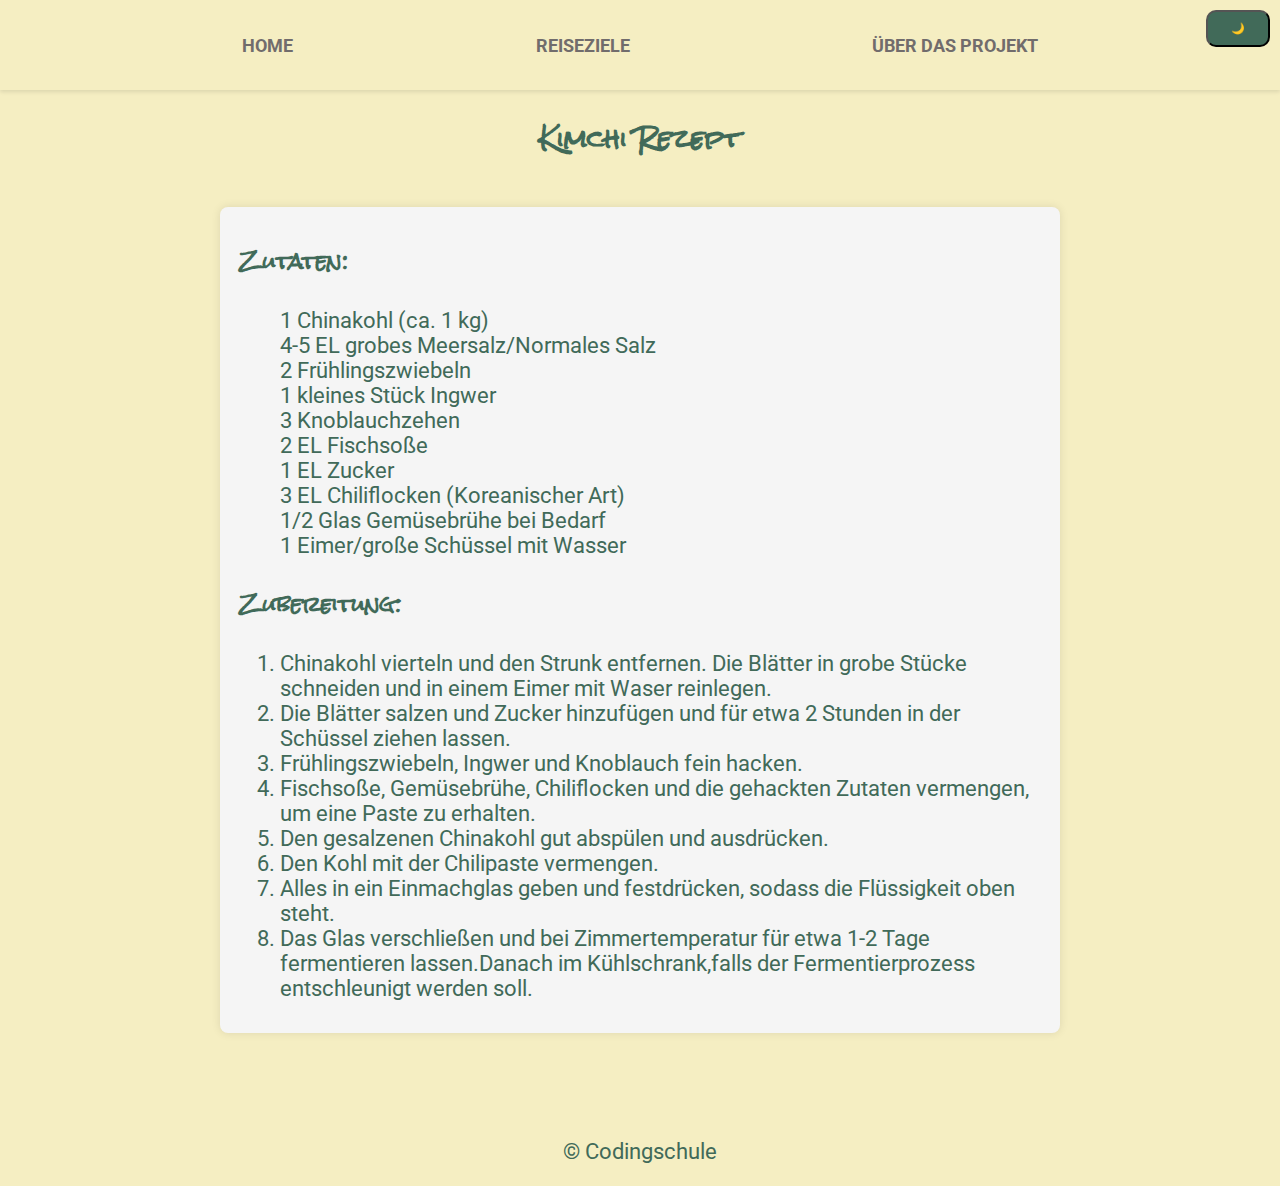
<file: pages/recipes/kimchi.html>
<!DOCTYPE html>
<html lang="de">
<head>
    <meta charset="UTF-8">
    <meta name="viewport" content="width=device-width, initial-scale=1.0">
    <title>Kimchi Rezept</title>
    <link rel="stylesheet" href="../../style.css">
    <link href="https://fonts.googleapis.com/css?family=Roboto" rel="stylesheet">
    <link href="https://fonts.googleapis.com/css?family=Rock+Salt" rel="stylesheet">
    <script async src="../../scripts/recipe.js"></script>
</head>
<body class="lightmode">
    <div class="app-body">
        <button id="themeButton">
             <div class="themeIcon">🌙</div>
        </button>
        <div class="navbar-box">
            <nav class="navbar">
                <a href="../../index.html">Home</a>
                <a href="../reiseziele.html">Reiseziele</a>
                <a href="../about.html">Über das Projekt</a>
            </nav>
        </div>
        <div class="header">
            <h1>Kimchi Rezept</h1>
        </div>
        <div class="recipe-content">
            <h2>Zutaten:</h2>
            <ul>
                <li>1 Chinakohl (ca. 1 kg)</li>
                <li>4-5 EL grobes Meersalz/Normales Salz</li>
                <li>2 Frühlingszwiebeln</li>
                <li>1 kleines Stück Ingwer</li>
                <li>3 Knoblauchzehen</li>
                <li>2 EL Fischsoße</li>
                <li>1 EL Zucker</li>
                <li>3 EL Chiliflocken (Koreanischer Art)</li>
                <li>1/2 Glas Gemüsebrühe bei Bedarf</li>
                <li>1 Eimer/große Schüssel mit Wasser</li>
            </ul>
            <h2>Zubereitung:</h2>
            <ol>
                <li>Chinakohl vierteln und den Strunk entfernen. Die Blätter in grobe Stücke schneiden und in einem Eimer mit Waser reinlegen.</li>
                <li>Die Blätter salzen und Zucker hinzufügen und für etwa 2 Stunden in der Schüssel ziehen lassen.</li>
                <li>Frühlingszwiebeln, Ingwer und Knoblauch fein hacken.</li>
                <li>Fischsoße, Gemüsebrühe, Chiliflocken und die gehackten Zutaten vermengen, um eine Paste zu erhalten.</li>
                <li>Den gesalzenen Chinakohl gut abspülen und ausdrücken.</li>
                <li>Den Kohl mit der Chilipaste vermengen.</li>
                <li>Alles in ein Einmachglas geben und festdrücken, sodass die Flüssigkeit oben steht.</li>
                <li>Das Glas verschließen und bei Zimmertemperatur für etwa 1-2 Tage fermentieren lassen.Danach im Kühlschrank,falls der Fermentierprozess entschleunigt werden soll.</li>
            </ol>
        </div>
    	<footer class="footer">
            <p>&copy; Codingschule</p>
        </footer>
    </div>
</body>
</html>
</file>
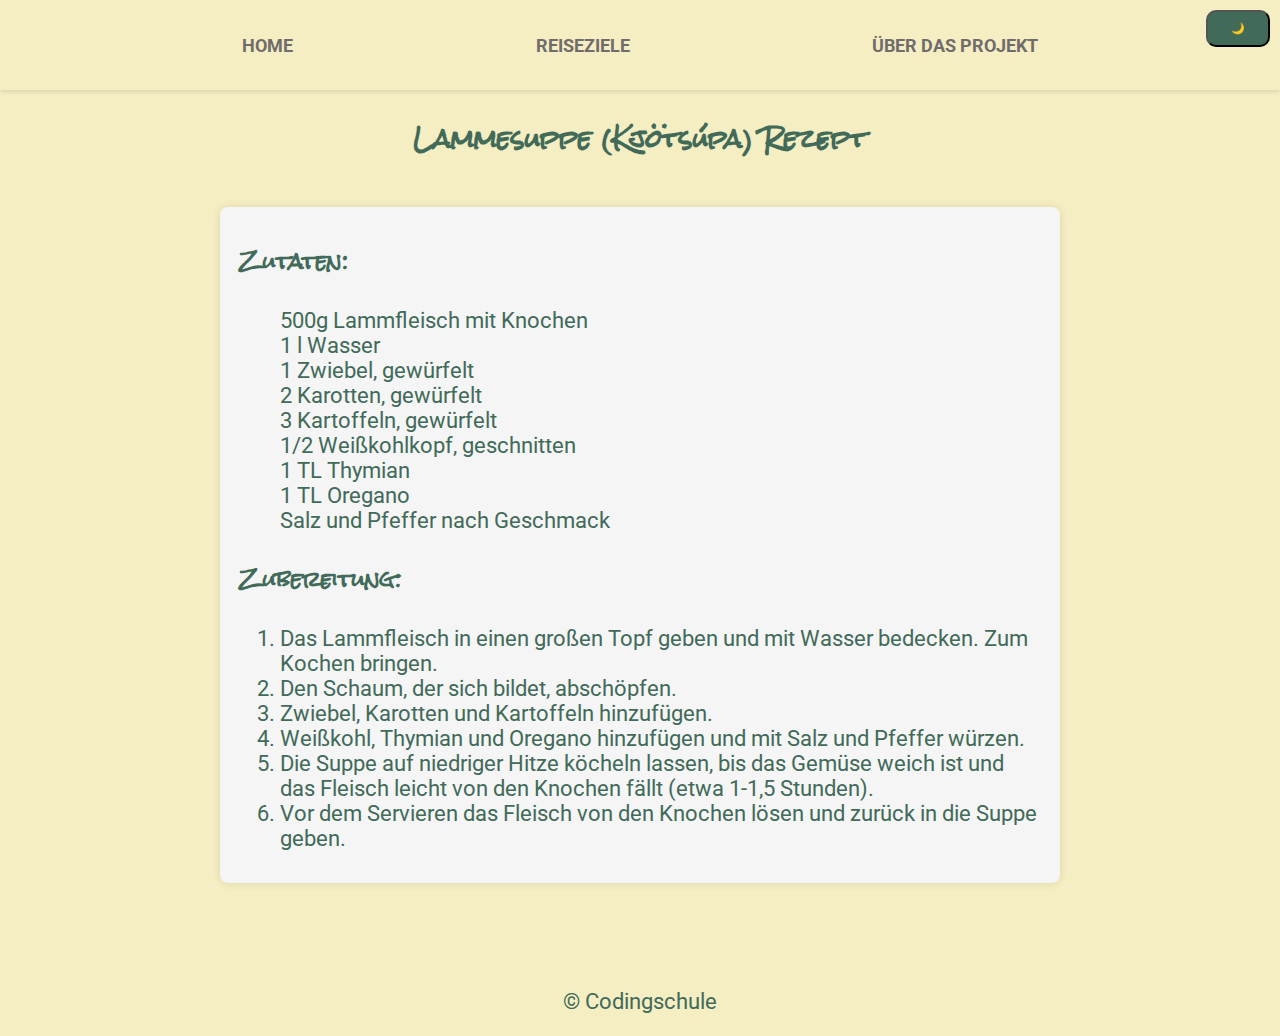
<file: pages/recipes/lammesuppe.html>
<!DOCTYPE html>
<html lang="de">
<head>
    <meta charset="UTF-8">
    <meta name="viewport" content="width=device-width, initial-scale=1.0">
    <title>Lammesuppe Rezept</title>
    <link rel="stylesheet" href="../../style.css">
    <link href="https://fonts.googleapis.com/css?family=Roboto" rel="stylesheet">
    <link href="https://fonts.googleapis.com/css?family=Rock+Salt" rel="stylesheet">
    <script async src="../../scripts/recipe.js"></script>
</head>
<body class="lightmode">
    <div class="app-body">
        <button id="themeButton">
             <div class="themeIcon">🌙</div>
        </button>
        <div class="navbar-box">
            <nav class="navbar">
                <a href="../../index.html">Home</a>
                <a href="../reiseziele.html">Reiseziele</a>
                <a href="../about.html">Über das Projekt</a>
            </nav>
        </div>
        <div class="header">
            <h1>Lammesuppe (Kjötsúpa) Rezept</h1>
        </div>
        <div class="recipe-content">
            <h2>Zutaten:</h2>
            <ul>
                <li>500g Lammfleisch mit Knochen</li>
                <li>1 l Wasser</li>
                <li>1 Zwiebel, gewürfelt</li>
                <li>2 Karotten, gewürfelt</li>
                <li>3 Kartoffeln, gewürfelt</li>
                <li>1/2 Weißkohlkopf, geschnitten</li>
                <li>1 TL Thymian</li>
                <li>1 TL Oregano</li>
                <li>Salz und Pfeffer nach Geschmack</li>
            </ul>
            <h2>Zubereitung:</h2>
            <ol>
                <li>Das Lammfleisch in einen großen Topf geben und mit Wasser bedecken. Zum Kochen bringen.</li>
                <li>Den Schaum, der sich bildet, abschöpfen.</li>
                <li>Zwiebel, Karotten und Kartoffeln hinzufügen.</li>
                <li>Weißkohl, Thymian und Oregano hinzufügen und mit Salz und Pfeffer würzen.</li>
                <li>Die Suppe auf niedriger Hitze köcheln lassen, bis das Gemüse weich ist und das Fleisch leicht von den Knochen fällt (etwa 1-1,5 Stunden).</li>
                <li>Vor dem Servieren das Fleisch von den Knochen lösen und zurück in die Suppe geben.</li>
            </ol>
        </div>
    	<footer class="footer">
            <p>&copy; Codingschule</p>
        </footer>
    </div>
</body>
</html>
</file>
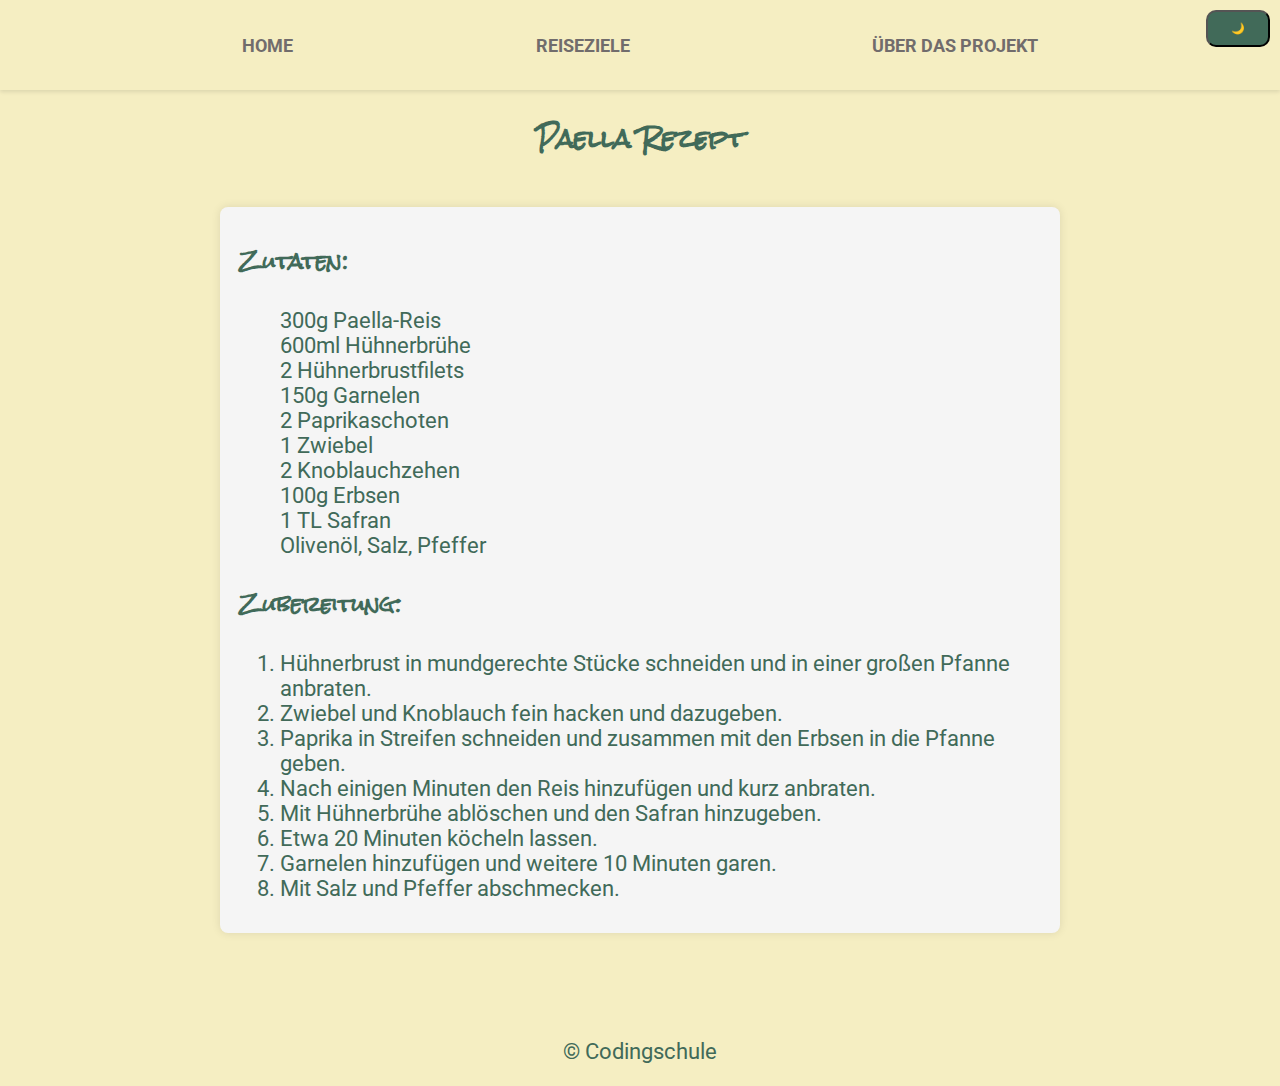
<file: pages/recipes/paella.html>
<!DOCTYPE html>
<html lang="de">
<head>
    <meta charset="UTF-8">
    <meta name="viewport" content="width=device-width, initial-scale=1.0">
    <title>Paella Rezept</title>
    <link rel="stylesheet" href="../../style.css">
    <link href="https://fonts.googleapis.com/css?family=Roboto" rel="stylesheet">
    <link href="https://fonts.googleapis.com/css?family=Rock+Salt" rel="stylesheet">
    <script async src="../../scripts/recipe.js"></script>
</head>
<body class="lightmode">
    <div class="app-body">
        <button id="themeButton">
             <div class="themeIcon">🌙</div>
        </button>
        <div class="navbar-box">
            <nav class="navbar">
                <a href="../../index.html">Home</a>
                <a href="../reiseziele.html">Reiseziele</a>
                <a href="../about.html">Über das Projekt</a>
            </nav>
        </div>
        <div class="header">
            <h1>Paella Rezept</h1>
        </div>
        <div class="recipe-content">
            <h2>Zutaten:</h2>
            <ul>
                <li>300g Paella-Reis</li>
                <li>600ml Hühnerbrühe</li>
                <li>2 Hühnerbrustfilets</li>
                <li>150g Garnelen</li>
                <li>2 Paprikaschoten</li>
                <li>1 Zwiebel</li>
                <li>2 Knoblauchzehen</li>
                <li>100g Erbsen</li>
                <li>1 TL Safran</li>
                <li>Olivenöl, Salz, Pfeffer</li>
            </ul>
            <h2>Zubereitung:</h2>
            <ol>
                <li>Hühnerbrust in mundgerechte Stücke schneiden und in einer großen Pfanne anbraten.</li>
                <li>Zwiebel und Knoblauch fein hacken und dazugeben.</li>
                <li>Paprika in Streifen schneiden und zusammen mit den Erbsen in die Pfanne geben.</li>
                <li>Nach einigen Minuten den Reis hinzufügen und kurz anbraten.</li>
                <li>Mit Hühnerbrühe ablöschen und den Safran hinzugeben.</li>
                <li>Etwa 20 Minuten köcheln lassen.</li>
                <li>Garnelen hinzufügen und weitere 10 Minuten garen.</li>
                <li>Mit Salz und Pfeffer abschmecken.</li>
            </ol>
        </div>
    	<footer class="footer">
            <p>&copy; Codingschule</p>
        </footer>
    </div>
</body>
</html>
</file>
<file: style.css>
/* global variables */
:root {
   --font-color: #416a59;
   --navbar-links-color: #716c6c;
   --navbar-links-darkmode-color: #ffffff;
   --pagesbox-shadow: 0px 2px 4px rgba(0, 0, 0, 0.1);
   --pages-hover-shadow: 0px 2px 4px rgba(0, 0, 0, 0.4);
   --hover-pointer: pointer;
   --font-hover-color: #acc16d;
   --font-recipe-darkmode-color: #9c27b0; 
   --font-hover-recipe-darkmode-color: #6a0080;

}

body {
    margin: 0px;
    padding: 0px;
}

/* app-body on every page */
.lightmode {
    color: var(--font-color);
    background-color: #f5eec2;
    font-family: 'Roboto', sans-serif;
	font-size: 22px;
    padding: 0;
}

.darkmode {
    color: var(--navbar-links-darkmode-color);
    background-color: #010e09;
}

/* Button for dark mode */
#themeButton {
    position: absolute;
    top: 0;
    right: 0;
    margin: 10px;
    padding: 10px;
    border-radius: 10px;
    background-color: #416a59;
    color: #ffffff;
    width: clamp(50px, 5vw, 100px);
    font-size: clamp(10px, 50%, 24px);
    cursor: pointer;
    transition: background-color 0.3s;
}


h1 {
	font-family:'Rock Salt', sans-serif;
	text-align: center;
}

h2 {
	font-family:'Rock Salt', sans-serif;
}

.app-body {
    width: 100vw;
    display: flex;
    flex-direction: column;
    justify-content: space-between;
    align-items: center;
}

/* navbar on every page */
.navbar-box {
    height: 10vh;
    width: 100vw;
}
.navbar {
    width: 100%;
    height: 100%;
    display: flex;
	font-weight: bold;
    justify-content: space-evenly;
    align-items: center;
    box-shadow: var(--pagesbox-shadow);
	text-transform: uppercase;
}

/* Links styling */
a {
    text-decoration: none;
    color: var(--navbar-links-color);
    transition: all 0.3s ease;
}

a:hover {
    cursor: var(--hover-pointer);
    transform: scale(1.05);
    box-shadow: var(--pagesbox-shadow);
    background-color: #a9c25d;
	padding:10px;
}

a.active {
    cursor: var(--hover-pointer);
    transform: scale(1.05);
    box-shadow: var(--pagesbox-shadow);
    background-color: #a9c25d;
	padding:10px;
}


/* navbar for all pages */
.navbar a {
    text-decoration: none;
    color: var(--navbar-links-color);
    font-size: 18px;
    transition: all 0.3s ease;
}
  
.navbar a:hover {
    transform: scale(1.05);
    box-shadow: var(--pagesbox-shadow);
    background-color: #a9c25d;
}

.navbar-darkmode {
    background-color: #40073d;
    color: var(--navbar-links-darkmode-color);
    border: #400718 solid 1px;
}
/* Header on every page */
.header {
    height: 10%;
    display: flex;
    justify-content: center;
    align-items: center;
}
  

/* startpage content */
.content {
    height: 30%;
    width: 60%;
    display: flex;
    flex-wrap: wrap;
    font-size: 22px;
    text-align: left;
    padding: 20px;
}

/* start-page img */
.image {
    display: flex;
    justify-content: center;
    align-items: center;
    height: 100%;
}
  
.image img {
    max-height: 100%;
    max-width: 100%;
}

.logoimage {
	width:20%;
	padding-right:5%;
	margin-top: 2.5%;
}

/* about page content section */
.about-content {
    margin-top: 10vh;
    display: flex;
    justify-content: center;
    align-items: flex-start;
    width: 80%;
    height: 70%;
    gap: 5%;
}
  
.about-text {
    width: 40%;
    justify-content: center;
    display: flex;
    flex-wrap: wrap;
    font-size: 22px;
    text-align: left;
}
  
.profile-image {
    width: 30%;
    display: flex;
    justify-content: center;
    align-items: center;
}
  
.profile-image img {
    max-width: 100%;
    height: auto;
	margin-top: 1em;
}
  
.skills-list {
    width: 30%;
}

ul {
	flex-wrap: wrap;
}

/* faq section */

.faq {
    background-color: #e6e1c4;
    height: 100%;
    width: 80%;
    display: flex;
    flex-direction: column;
    align-items: center;
    justify-content: space-evenly
}

.faq-darkmode {
    background-color: #40073d;
}

/* faq-item */
.faq-item {
    width: 80%;
    display: flex;
    flex-direction: column;
    align-items: center;
    justify-content: space-evenly;
    padding: 10px;
    margin: 10px;
    border-radius: 10px;
    box-shadow: var(--pagesbox-shadow);
    transition: all 0.3s ease;
    background-color: #f5eec2;
}

.faq-item-darkmode {
    background-color: #40073d;
}

.faq-item:hover {
    cursor: var(--hover-pointer);
    transform: scale(1.05);
    box-shadow: var(--pages-hover-shadow);
    background-color: #e6e1c4;
}

.faq-item-darkmode:hover {
    cursor: var(--hover-pointer);
    transform: scale(1.05);
    box-shadow: var(--pages-hover-shadow);
    background-color: #bc1ab4;
}

.faq-answer-hidden {
    display: none;
}

.faq-answer-visible {
    display: visible;
}
/* faq item heading */



/* Destinations content */
.destination-content {
	width:60%;
	display: flex;
	flex-direction: column;
  }
  
.destination {
    display: flex;
    align-items: center;
    margin-bottom: 10px;
	
}

hr {
    margin-left: 0;
    margin-right: 0;
	border: 1px solid #416a59;
}
  
.destination h2 {
    margin-top: 10px;
  }
  
.destination img {
    width: 200px;
    height: auto;
}


.destination-desc {

	margin-left: 30px;
	display: flex;
	align-self: end;
}


/* Städte CSS */
.city {
    margin: 20px auto;
    max-width: 800px;
    padding: 10px 20px;
    background-color: #f5f5f5;
    border-radius: 10px;
    box-shadow: 0 4px 6px rgba(0, 0, 0, 0.1);
}

/* city darkmode */
.city-darkmode {
    background-color: var(--font-recipe-darkmode-color);
}

.city-header {
    display: flex;
    align-items: center;
    justify-content: space-between;
}

.city-header img {
    max-width: 150px;
    border-radius: 10px;
    margin-right: 20px;
}

.city-content {
    margin-top: 20px;
}

.city-description {
    font-size: 16px;
    margin-bottom: 20px;
}

.city-section {
    margin-top: 30px;
}

.city-section h2 {
    font-size: 24px;
    margin-bottom: 15px;
}

.city-section img {
    max-width: 100%;
    border-radius: 10px;
    margin-bottom: 15px;
}


/* footer on every page */
.footer {
    justify-self: flex-end;
    height: 10%;
    display: flex;
    justify-content: center;
    align-items: end;
	flex-direction:column;
	margin-top:5%;
}


/* Rezept CSS */
.recipe-content {
    margin: 20px auto;
    max-width: 800px;
    padding: 10px 20px;
    background-color: #f5f5f5;
    border-radius: 8px;
    box-shadow: 0 0 10px rgba(0, 0, 0, 0.1);
}

.recipe-preview {
    margin: 20px auto;
    max-width: 500px;
    padding: 10px;
    text-align: center;
    background-color: #f5f5f5;
    border-radius: 8px;
    box-shadow: 0 0 10px rgba(0, 0, 0, 0.1);
}

.recipe-preview img {
    border-radius: 8px;
    margin-bottom: 10px;
}

.recipe-preview a {
    display: inline-block;
    margin-top: 10px;
    padding: 10px 20px;
    background-color: var(--font-color);
    color: #ffffff;
    border-radius: 8px;
    text-decoration: none;
    transition: background-color 0.3s;
}

.recipe-preview a:hover {
    background-color: var(--font-hover-color);
}


.recipe-preview {
    margin: 20px auto;
    max-width: 300px;
    padding: 10px 20px;
    background-color: #f9f9f9;
    border-radius: 10px;
    box-shadow: 0 4px 6px rgba(0, 0, 0, 0.1);
    text-align: center;
    transition: transform 0.3s;
}

.recipe-preview:hover {
    transform: scale(1.03); /* leicht vergrößert beim Darüberfahren mit der Maus */
}

.recipe-preview h2 {
    font-size: 24px;
    margin-bottom: 15px;
}

/* Rezept preview css */

.recipe-preview img {
    max-width: 100%;
    border-radius: 10px;
    margin-bottom: 15px;
}

.recipe-preview p {
    font-size: 16px;
    margin-bottom: 15px;
}

.recipe-preview a {
    display: inline-block;
    padding: 8px 16px;
    background-color: var(--font-color);
    color: #ffffff;
    border-radius: 5px;
    text-decoration: none;
    transition: background-color 0.3s;
}

.recipe-preview a:hover {
    background-color: var(--font-hover-color);
}

  
/* rezept css darkmode */
.recipe-content-darkmode, .recipe-preview-darkmode {
    margin: 20px auto;
    padding: 10px 20px;
    background-color: #000000; /* Black background */
    border-radius: 8px;
    box-shadow: 0 0 10px rgba(156, 39, 176, 0.4); /* Violet box shadow */
    color: var(--font-recipe-darkmode-color); /* Cyberpunk violet font color */
}

.recipe-preview-darkmode img {
    border-radius: 8px;
    margin-bottom: 10px;
}

.recipe-preview-darkmode a {
    display: inline-block;
    margin-top: 10px;
    padding: 10px 20px;
    background-color: var(--font-recipe-darkmode-color);
    color: #ffffff;
    border-radius: 8px;
    text-decoration: none;
    transition: background-color 0.3s;
}

.recipe-preview-darkmode a:hover {
    background-color: var(--font-hover-recipe-darkmode-color);
}

.recipe-preview-darkmode {
    margin: 20px auto;
    max-width: 300px;
    padding: 10px 20px;
    text-align: center;
    transition: transform 0.3s;
}

.recipe-preview-darkmode:hover {
    transform: scale(1.03); /* Slightly enlarges when hovering */
}

.recipe-preview-darkmode h2 {
    font-size: 24px;
    margin-bottom: 15px;
}

/* Rezept preview css */
.recipe-preview-darkmode img {
    max-width: 100%;
    border-radius: 10px;
    margin-bottom: 15px;
}

.recipe-preview-darkmode p {
    font-size: 16px;
    margin-bottom: 15px;
}

.recipe-preview-darkmode a {
    display: inline-block;
    padding: 8px 16px;
    background-color: var(--font-hover-recipe-darkmode-color);
    color: #ffffff;
    border-radius: 5px;
    text-decoration: none;
    transition: background-color 0.3s;
}

.recipe-preview-darkmode a:hover {
    background-color: var(--font-hover-recipe-darkmode-color);
}

/* Responsive Design: Mobile */
@media only screen and (max-width: 600px) {
    body {
        font-size: 14px;
    }

    .navbar {
        flex-direction: column;
        height: auto;
    }

    .navbar a {
        margin: 10px 0;
    }

    .content {
        width: 90%;
    }

    .header{
        visibility: hidden;
        z-index: -1;

    }
}

/* Responsive Design: Tablets */
@media only screen and (min-width: 601px) and (max-width: 1024px) {
    body {
        font-size: 20px;
    }

    .navbar {
        flex-wrap: wrap;
    }

    .navbar a {
        margin: 5px 10px;
    }

    .content {
        width: 80%;
    }
}

/* Responsive Design: Desktop and above */
@media only screen and (min-width: 1025px) {
    body {
        font-size: 22px;
    }

    .content {
        width: 60%;
    }
}


/* Default Styles for Headings */
h1, h2, .destination h2, .city-section h2, .recipe-preview h2 {
    margin-top: 20px;
    margin-bottom: 20px;
}

h1 {
    font-size: 24px;
}

h2, .destination h2, .city-section h2, .recipe-preview h2 {
    font-size: 20px;
}

/* Responsive Design: Mobile */
@media only screen and (max-width: 600px) {
    h1 {
        font-size: 22px;
        margin-top: 15px;
        margin-bottom: 15px;
    }

    h2, .destination h2, .city-section h2, .recipe-preview h2 {
        font-size: 18px;
        margin-top: 10px;
        margin-bottom: 10px;
    }
}

.content {
    height: 150vh;
    width: 100%;
    display:flex;
    align-items: flex-start;
    justify-content: center;
}
/* Hotel Form  */
form {
    display: flex;
    flex-direction: column;
    gap: 15px;
    padding: 20px;
    background-color: #f5f5f5;
    border-radius: 10px;
    box-shadow: var(--pagesbox-shadow);
    width: 60%;
    margin: 20px auto;
}

/* Styling für einzelne Formularfelder */
form label {
    font-weight: bold;
    margin-bottom: 5px;
}

form input[type="text"],
form input[type="number"],
form input[type="date"],
form input[list] {
    width: 100%;
    padding: 10px;
    border: 1px solid #ccc;
    border-radius: 5px;
}

/* Spezifisches Styling für die Datalist */
input[list] {
    background-image: url('data:image/svg+xml;utf8,<svg viewBox="0 0 140 140" xmlns="http://www.w3.org/2000/svg"><path d="M35 55l35 35 35-35z"/></svg>');
    background-repeat: no-repeat;
    background-position: right 10px center;
    background-size: 12px;
    cursor: pointer;
}

/* Verbessertes Erscheinungsbild für Dropdown-Listen */
datalist {
    padding: 5px;
    background: white;
    box-shadow: 0 2px 4px rgba(0, 0, 0, 0.2);
    border-radius: 4px;
    max-height: 200px;
    overflow-y: auto;
}

datalist option {
    padding: 5px;
    cursor: pointer;
}

datalist option:hover {
    background-color: #f0f0f0;
}

/* Styling für den Submit-Button */
form button[type="submit"] {
    background-color: var(--font-color);
    color: white;
    padding: 10px 20px;
    border: none;
    border-radius: 5px;
    cursor: pointer;
    transition: background-color 0.3s;
}

form button[type="submit"]:hover {
    background-color: var(--font-hover-color);
}

/* Responsive Design für das Formular */
@media only screen and (max-width: 600px) {
    form {
        width: 90%;
    }
}

#searchResults {
    display: flex;
    justify-self: center;
    align-self: center;
    flex-wrap: nowrap;
    align-items: center;
    height: 50%;
    width: 60%;
    background-color: #f5f5f5;
    overflow-x: auto;
    overflow-y: hidden;
}
#searchResults.invisible {
    display: none;
}
.hotel { 
    width: 50%;
    height: auto;
    display: flex;
    flex-direction: column;
    align-items: center;
    border: 1px solid black;
    padding: 10px;
    box-sizing: border-box;
}

.hotel-img {
    min-width: 240px;
    min-height: 240px;
    max-width: 400px;
    max-height: 400px;
}

.hotel-img:hover {
    transform: scale(1.1); 
    box-shadow: rgba(0, 0, 0, 0.25) 0px 54px 55px, rgba(0, 0, 0, 0.12) 0px -12px 30px, rgba(0, 0, 0, 0.12) 0px 4px 6px, rgba(0, 0, 0, 0.17) 0px 12px 13px, rgba(0, 0, 0, 0.09) 0px -3px 5px;
}

ul {
    list-style-type: none;
}
</file>
